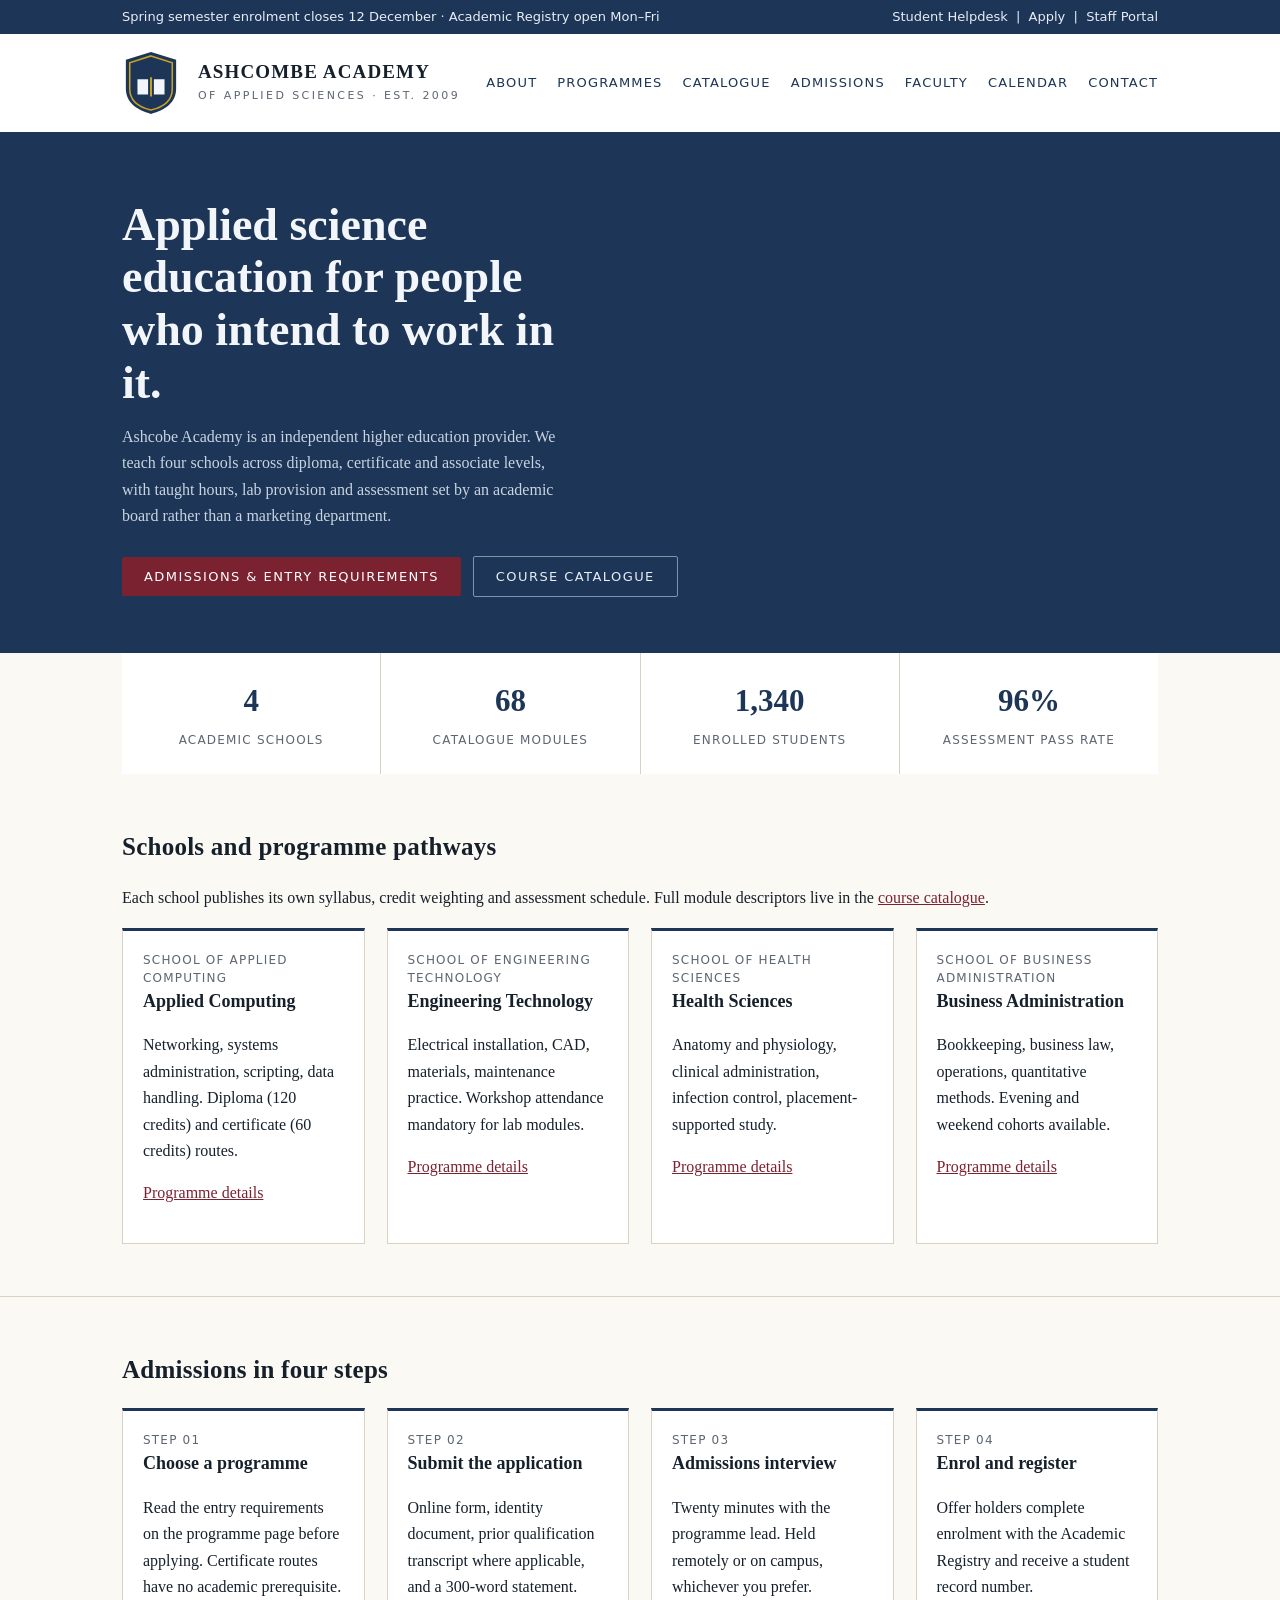
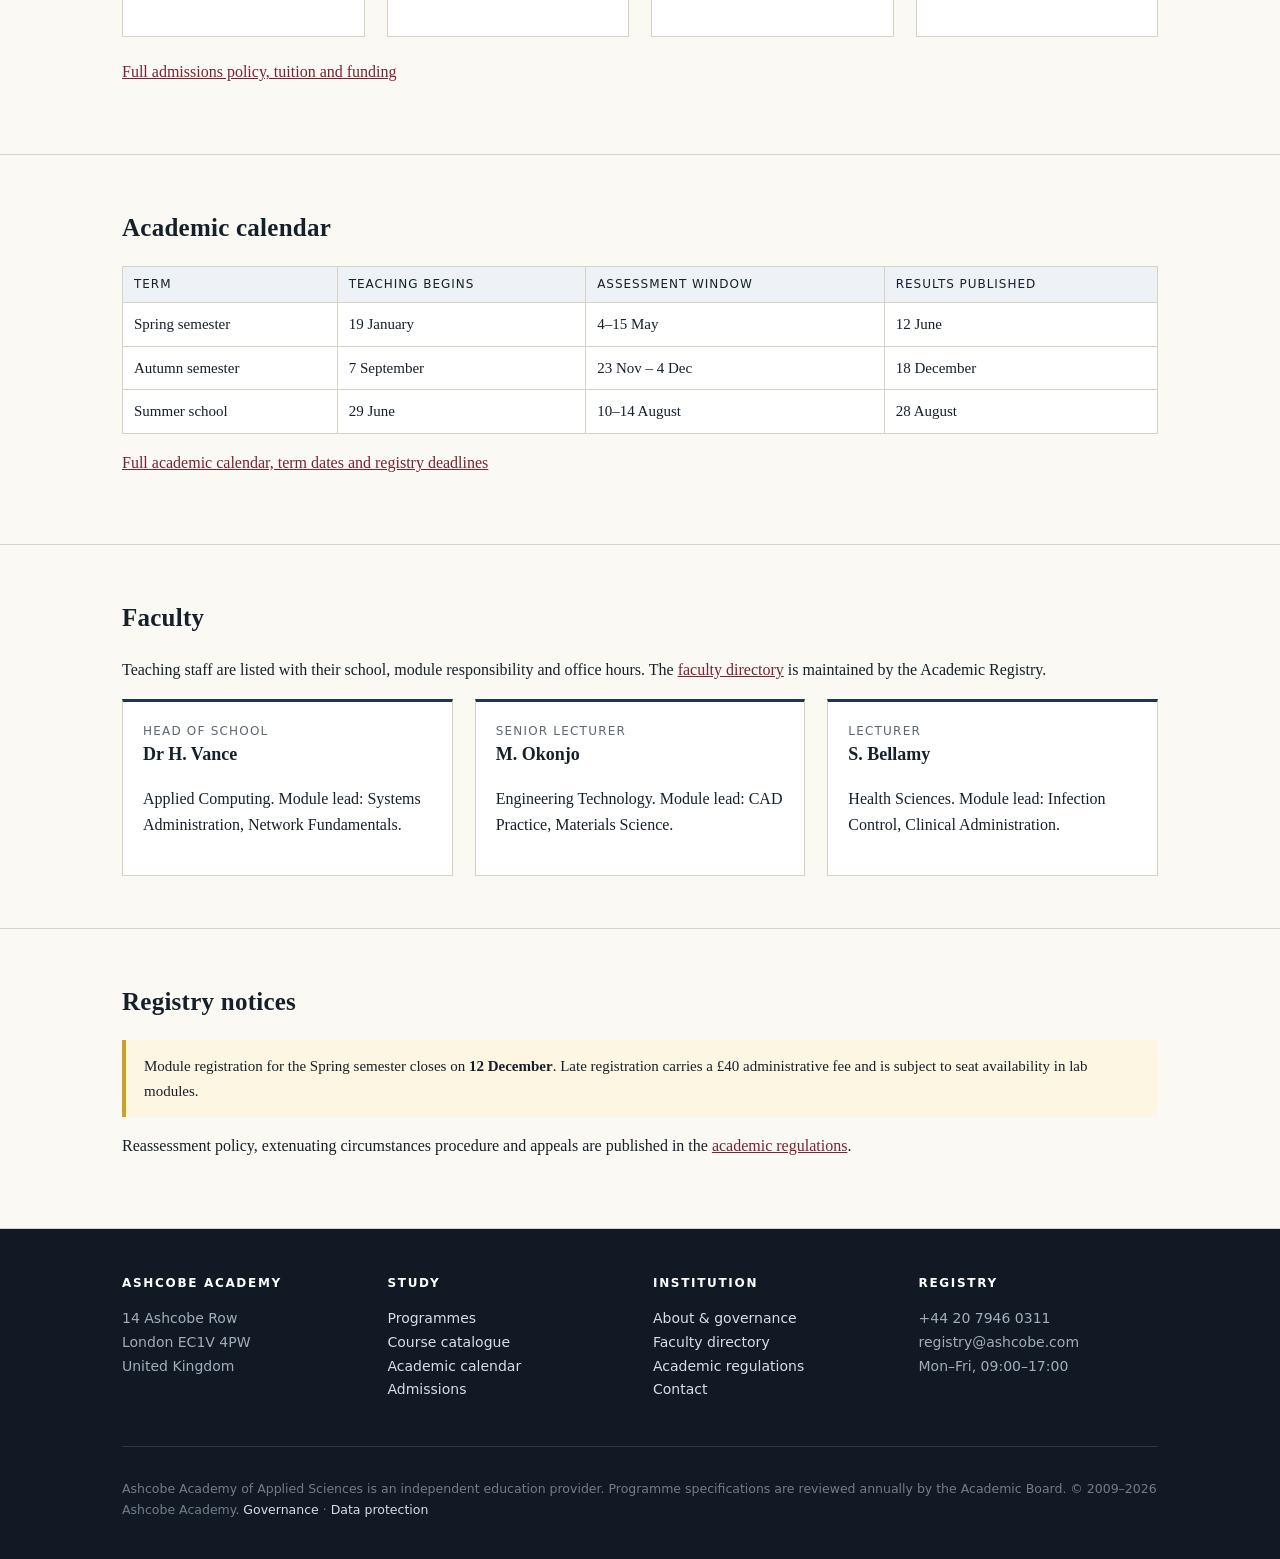
<file: index.html>
<!doctype html>
<html lang="en">
<head>
<meta charset="utf-8">
<meta name="viewport" content="width=device-width,initial-scale=1">
<title>Ashcombe Academy of Applied Sciences | Independent Higher Education &amp; Professional Study</title>
<meta name="description" content="Ashcobe Academy of Applied Sciences is an independent education provider offering accredited diploma, certificate and associate-level programmes in applied computing, engineering technology, health sciences and business administration. Admissions, academic calendar, course catalogue and faculty directory.">
<meta name="keywords" content="academy, education, higher education, admissions, curriculum, syllabus, tuition, academic calendar, course catalogue, faculty, enrolment, diploma, certificate, credit hours, registrar, students">
<meta name="robots" content="index,follow,max-image-preview:large">
<meta name="author" content="Ashcobe Academy of Applied Sciences">
<link rel="canonical" href="https://ashcobe.com/">
<link rel="stylesheet" href="/style.css">
<meta property="og:type" content="website">
<meta property="og:site_name" content="Ashcobe Academy of Applied Sciences">
<meta property="og:title" content="Ashcobe Academy of Applied Sciences">
<meta property="og:description" content="Independent academy for applied sciences. Diploma, certificate and associate programmes. Admissions open for the Spring semester.">
<script type="application/ld+json">
{
  "@context":"https://schema.org",
  "@type":"CollegeOrUniversity",
  "name":"Ashcobe Academy of Applied Sciences",
  "alternateName":"Ashcobe Academy",
  "url":"https://ashcobe.com/",
  "logo":"https://ashcobe.com/crest.svg",
  "description":"Independent higher education academy delivering diploma, certificate and associate-level programmes in applied computing, engineering technology, health sciences and business administration.",
  "foundingDate":"2009",
  "email":"admissions@ashcobe.com",
  "telephone":"+44-20-7946-0311",
  "address":{"@type":"PostalAddress","streetAddress":"14 Ashcobe Row","addressLocality":"London","postalCode":"EC1V 4PW","addressCountry":"GB"},
  "sameAs":["https://www.ed.gov/","https://eric.ed.gov/"],
  "department":[
    {"@type":"EducationalOrganization","name":"School of Applied Computing"},
    {"@type":"EducationalOrganization","name":"School of Engineering Technology"},
    {"@type":"EducationalOrganization","name":"School of Health Sciences"},
    {"@type":"EducationalOrganization","name":"School of Business Administration"}
  ]
}
</script>
</head>
<body>

<div class="topbar"><div class="wrap">
  <span>Spring semester enrolment closes 12 December &middot; Academic Registry open Mon–Fri</span>
  <span><a href="/contact/">Student Helpdesk</a> &nbsp;|&nbsp; <a href="/admissions/">Apply</a> &nbsp;|&nbsp; <a href="/faculty/">Staff Portal</a></span>
</div></div>

<header class="site"><div class="wrap">
  <svg class="crest" viewBox="0 0 60 68" aria-label="Ashcobe Academy crest">
    <path d="M30 2 56 10v30c0 14-11 22-26 26C15 62 4 54 4 40V10Z" fill="#1d3557"/>
    <path d="M30 6 52 13v27c0 12-9 19-22 22C17 59 8 52 8 40V13Z" fill="none" stroke="#c9a227" stroke-width="1.6"/>
    <path d="M16 30h11v16H16zM33 30h11v16H33z" fill="#f2f5f9"/>
    <path d="M30 28v20" stroke="#c9a227" stroke-width="2"/>
  </svg>
  <div class="wordmark">Ashcombe Academy<small>of Applied Sciences &middot; est. 2009</small></div>
  <nav class="main"><ul>
    <li><a href="/about/">About</a></li>
    <li><a href="/programs/">Programmes</a></li>
    <li><a href="/catalog/">Catalogue</a></li>
    <li><a href="/admissions/">Admissions</a></li>
    <li><a href="/faculty/">Faculty</a></li>
    <li><a href="/calendar/">Calendar</a></li>
    <li><a href="/contact/">Contact</a></li>
  </ul></nav>
</div></header>

<div class="hero"><div class="wrap">
  <h1>Applied science education for people who intend to work in it.</h1>
  <p>Ashcobe Academy is an independent higher education provider. We teach four schools across diploma, certificate and associate levels, with taught hours, lab provision and assessment set by an academic board rather than a marketing department.</p>
  <a class="btn" href="/admissions/">Admissions &amp; entry requirements</a>
  <a class="btn alt" href="/catalog/">Course catalogue</a>
</div></div>

<div class="wrap"><div class="stats">
  <div class="stat"><b>4</b><span>Academic schools</span></div>
  <div class="stat"><b>68</b><span>Catalogue modules</span></div>
  <div class="stat"><b>1,340</b><span>Enrolled students</span></div>
  <div class="stat"><b>96%</b><span>Assessment pass rate</span></div>
</div></div>

<section><div class="wrap">
  <h2>Schools and programme pathways</h2>
  <p>Each school publishes its own syllabus, credit weighting and assessment schedule. Full module descriptors live in the <a href="/catalog/">course catalogue</a>.</p>
  <div class="grid">
    <article class="card"><div class="meta">School of Applied Computing</div><h3>Applied Computing</h3>
      <p>Networking, systems administration, scripting, data handling. Diploma (120 credits) and certificate (60 credits) routes.</p>
      <p><a href="/programs/#computing">Programme details</a></p></article>
    <article class="card"><div class="meta">School of Engineering Technology</div><h3>Engineering Technology</h3>
      <p>Electrical installation, CAD, materials, maintenance practice. Workshop attendance mandatory for lab modules.</p>
      <p><a href="/programs/#engineering">Programme details</a></p></article>
    <article class="card"><div class="meta">School of Health Sciences</div><h3>Health Sciences</h3>
      <p>Anatomy and physiology, clinical administration, infection control, placement-supported study.</p>
      <p><a href="/programs/#health">Programme details</a></p></article>
    <article class="card"><div class="meta">School of Business Administration</div><h3>Business Administration</h3>
      <p>Bookkeeping, business law, operations, quantitative methods. Evening and weekend cohorts available.</p>
      <p><a href="/programs/#business">Programme details</a></p></article>
  </div>
</div></section>

<section><div class="wrap">
  <h2>Admissions in four steps</h2>
  <div class="grid">
    <div class="card"><div class="meta">Step 01</div><h3>Choose a programme</h3><p>Read the entry requirements on the programme page before applying. Certificate routes have no academic prerequisite.</p></div>
    <div class="card"><div class="meta">Step 02</div><h3>Submit the application</h3><p>Online form, identity document, prior qualification transcript where applicable, and a 300-word statement.</p></div>
    <div class="card"><div class="meta">Step 03</div><h3>Admissions interview</h3><p>Twenty minutes with the programme lead. Held remotely or on campus, whichever you prefer.</p></div>
    <div class="card"><div class="meta">Step 04</div><h3>Enrol and register</h3><p>Offer holders complete enrolment with the Academic Registry and receive a student record number.</p></div>
  </div>
  <p style="margin-top:22px"><a href="/admissions/">Full admissions policy, tuition and funding</a></p>
</div></section>

<section><div class="wrap">
  <h2>Academic calendar</h2>
  <table>
    <tr><th>Term</th><th>Teaching begins</th><th>Assessment window</th><th>Results published</th></tr>
    <tr><td>Spring semester</td><td>19 January</td><td>4–15 May</td><td>12 June</td></tr>
    <tr><td>Autumn semester</td><td>7 September</td><td>23 Nov – 4 Dec</td><td>18 December</td></tr>
    <tr><td>Summer school</td><td>29 June</td><td>10–14 August</td><td>28 August</td></tr>
  </table>
  <p style="margin-top:16px"><a href="/calendar/">Full academic calendar, term dates and registry deadlines</a></p>
</div></section>

<section><div class="wrap">
  <h2>Faculty</h2>
  <p>Teaching staff are listed with their school, module responsibility and office hours. The <a href="/faculty/">faculty directory</a> is maintained by the Academic Registry.</p>
  <div class="grid">
    <div class="card"><div class="meta">Head of School</div><h3>Dr H. Vance</h3><p>Applied Computing. Module lead: Systems Administration, Network Fundamentals.</p></div>
    <div class="card"><div class="meta">Senior Lecturer</div><h3>M. Okonjo</h3><p>Engineering Technology. Module lead: CAD Practice, Materials Science.</p></div>
    <div class="card"><div class="meta">Lecturer</div><h3>S. Bellamy</h3><p>Health Sciences. Module lead: Infection Control, Clinical Administration.</p></div>
  </div>
</div></section>

<section><div class="wrap">
  <h2>Registry notices</h2>
  <p class="notice">Module registration for the Spring semester closes on <strong>12 December</strong>. Late registration carries a £40 administrative fee and is subject to seat availability in lab modules.</p>
  <p style="margin-top:16px">Reassessment policy, extenuating circumstances procedure and appeals are published in the <a href="/about/#regulations">academic regulations</a>.</p>
</div></section>

<footer><div class="wrap">
  <div class="cols">
    <div><h4>Ashcobe Academy</h4><p>14 Ashcobe Row<br>London EC1V 4PW<br>United Kingdom</p></div>
    <div><h4>Study</h4><p><a href="/programs/">Programmes</a><br><a href="/catalog/">Course catalogue</a><br><a href="/calendar/">Academic calendar</a><br><a href="/admissions/">Admissions</a></p></div>
    <div><h4>Institution</h4><p><a href="/about/">About &amp; governance</a><br><a href="/faculty/">Faculty directory</a><br><a href="/about/#regulations">Academic regulations</a><br><a href="/contact/">Contact</a></p></div>
    <div><h4>Registry</h4><p>+44 20 7946 0311<br>registry@ashcobe.com<br>Mon–Fri, 09:00–17:00</p></div>
  </div>
  <div class="legal">
    <p>Ashcobe Academy of Applied Sciences is an independent education provider. Programme specifications are reviewed annually by the Academic Board. &copy; 2009–2026 Ashcobe Academy. <a href="/about/">Governance</a> &middot; <a href="/contact/">Data protection</a></p>
  </div>
</div></footer>
</body>
</html>
</file>
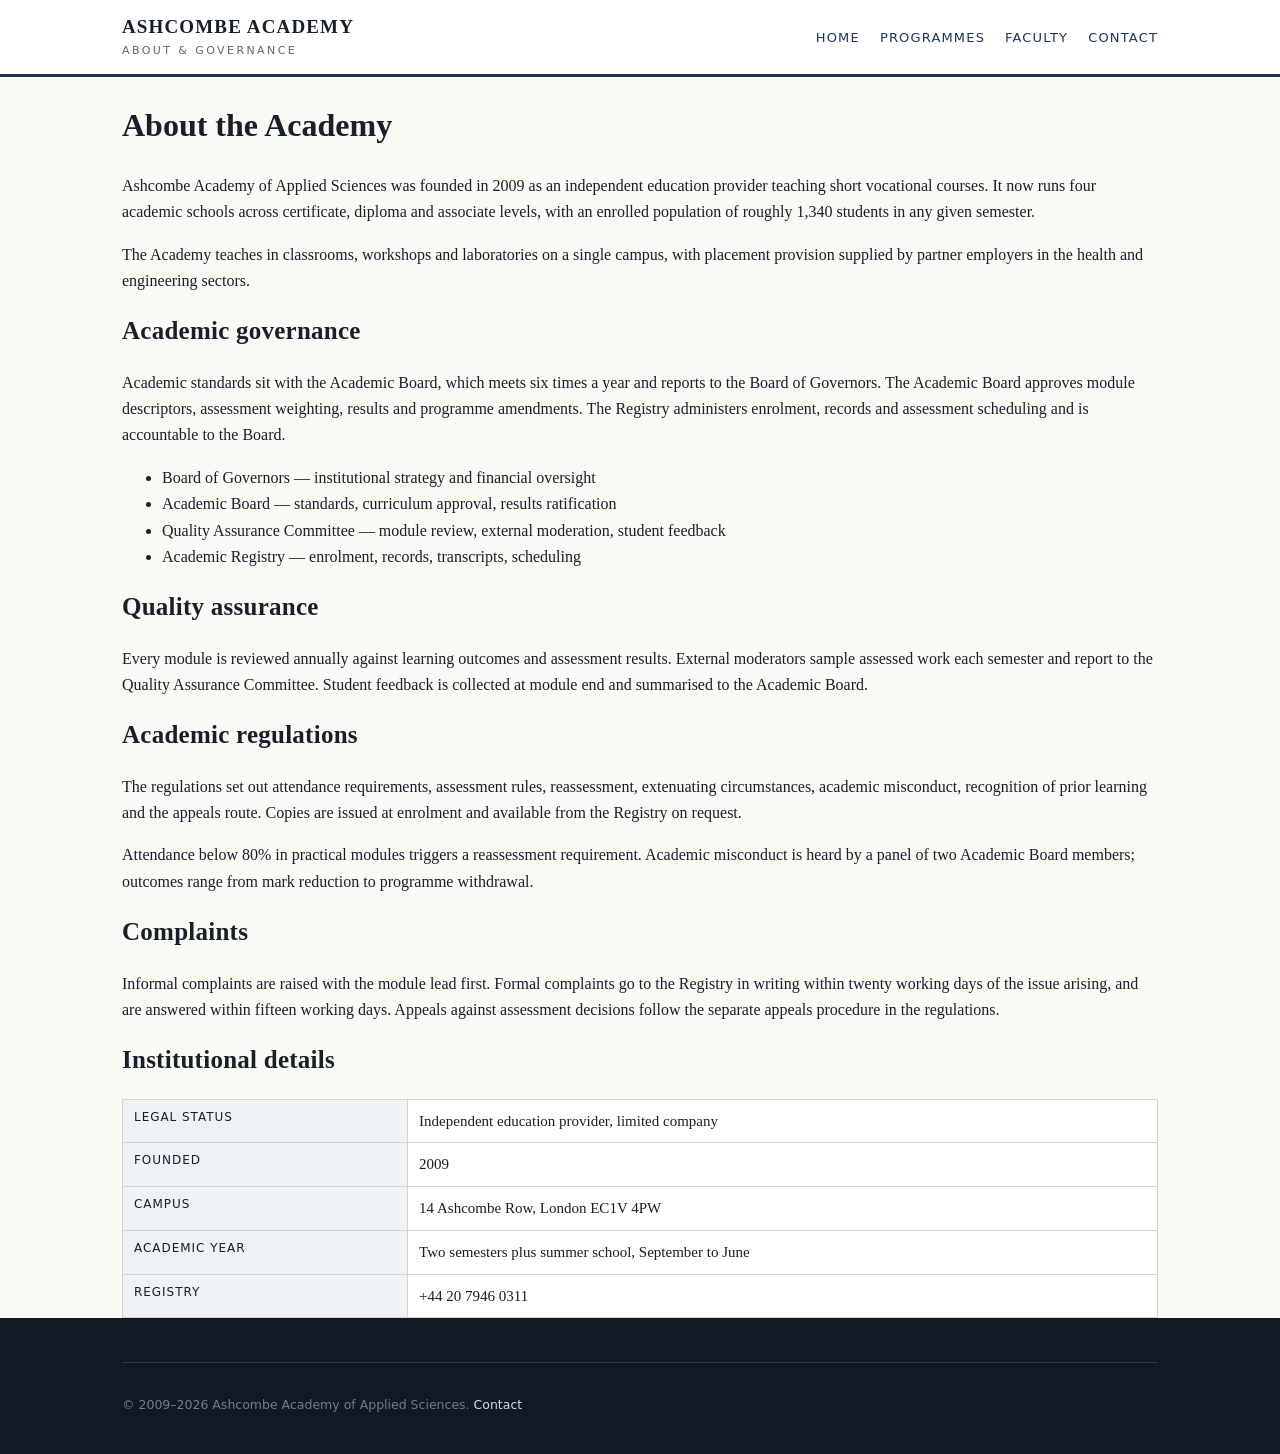
<file: about/index.html>
<!doctype html>
<html lang="en"><head>
<meta charset="utf-8"><meta name="viewport" content="width=device-width,initial-scale=1">
<title>About the Academy, Governance &amp; Academic Regulations | Ashcombe Academy</title>
<meta name="description" content="Institution profile, academic governance structure, quality assurance arrangements, academic regulations and complaints procedure of Ashcombe Academy of Applied Sciences.">
<meta name="keywords" content="about, governance, academic board, quality assurance, academic regulations, education provider, policy">
<link rel="stylesheet" href="/style.css"><link rel="canonical" href="https://example-academy.org/about/">
</head><body>
<header class="site"><div class="wrap"><div class="wordmark">Ashcombe Academy<small>About &amp; governance</small></div>
<nav class="main"><ul><li><a href="/">Home</a></li><li><a href="/programs/">Programmes</a></li><li><a href="/faculty/">Faculty</a></li><li><a href="/contact/">Contact</a></li></ul></nav></div></header>
<div class="wrap">
<h1>About the Academy</h1>
<p>Ashcombe Academy of Applied Sciences was founded in 2009 as an independent education provider teaching short vocational courses. It now runs four academic schools across certificate, diploma and associate levels, with an enrolled population of roughly 1,340 students in any given semester.</p>
<p>The Academy teaches in classrooms, workshops and laboratories on a single campus, with placement provision supplied by partner employers in the health and engineering sectors.</p>

<h2>Academic governance</h2>
<p>Academic standards sit with the Academic Board, which meets six times a year and reports to the Board of Governors. The Academic Board approves module descriptors, assessment weighting, results and programme amendments. The Registry administers enrolment, records and assessment scheduling and is accountable to the Board.</p>
<ul>
<li>Board of Governors — institutional strategy and financial oversight</li>
<li>Academic Board — standards, curriculum approval, results ratification</li>
<li>Quality Assurance Committee — module review, external moderation, student feedback</li>
<li>Academic Registry — enrolment, records, transcripts, scheduling</li>
</ul>

<h2>Quality assurance</h2>
<p>Every module is reviewed annually against learning outcomes and assessment results. External moderators sample assessed work each semester and report to the Quality Assurance Committee. Student feedback is collected at module end and summarised to the Academic Board.</p>

<h2 id="regulations">Academic regulations</h2>
<p>The regulations set out attendance requirements, assessment rules, reassessment, extenuating circumstances, academic misconduct, recognition of prior learning and the appeals route. Copies are issued at enrolment and available from the Registry on request.</p>
<p>Attendance below 80% in practical modules triggers a reassessment requirement. Academic misconduct is heard by a panel of two Academic Board members; outcomes range from mark reduction to programme withdrawal.</p>

<h2>Complaints</h2>
<p>Informal complaints are raised with the module lead first. Formal complaints go to the Registry in writing within twenty working days of the issue arising, and are answered within fifteen working days. Appeals against assessment decisions follow the separate appeals procedure in the regulations.</p>

<h2>Institutional details</h2>
<table>
<tr><th>Legal status</th><td>Independent education provider, limited company</td></tr>
<tr><th>Founded</th><td>2009</td></tr>
<tr><th>Campus</th><td>14 Ashcombe Row, London EC1V 4PW</td></tr>
<tr><th>Academic year</th><td>Two semesters plus summer school, September to June</td></tr>
<tr><th>Registry</th><td>+44 20 7946 0311</td></tr>
</table>
</div>
<footer><div class="wrap"><div class="legal"><p>&copy; 2009–2026 Ashcombe Academy of Applied Sciences. <a href="/contact/">Contact</a></p></div></div></footer>
</body></html>
</file>
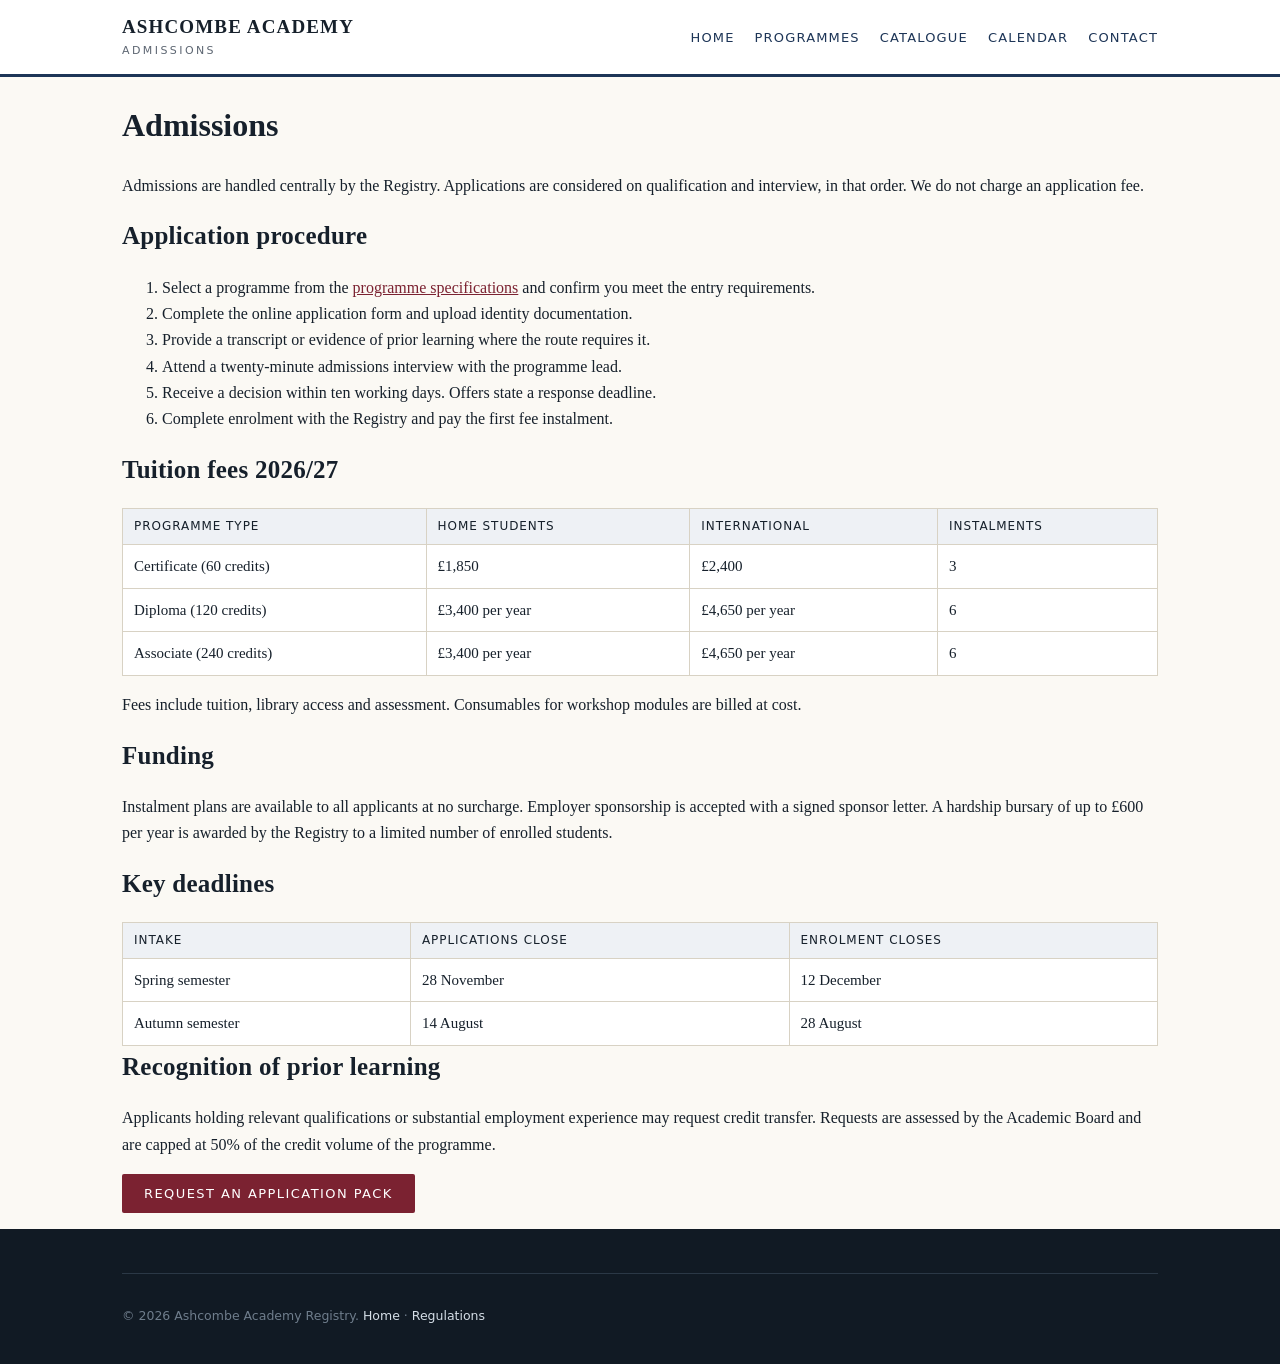
<file: admissions/index.html>
<!doctype html>
<html lang="en"><head>
<meta charset="utf-8"><meta name="viewport" content="width=device-width,initial-scale=1">
<title>Admissions, Entry Requirements &amp; Tuition Fees | Ashcombe Academy</title>
<meta name="description" content="Admissions policy, application procedure, entry requirements, tuition fees, funding options and enrolment deadlines for the Spring and Autumn semesters.">
<meta name="keywords" content="admissions, application, entry requirements, tuition fees, enrolment, funding, student finance, education">
<link rel="stylesheet" href="/style.css"><link rel="canonical" href="https://example-academy.org/admissions/">
</head><body>
<header class="site"><div class="wrap"><div class="wordmark">Ashcombe Academy<small>Admissions</small></div>
<nav class="main"><ul><li><a href="/">Home</a></li><li><a href="/programs/">Programmes</a></li><li><a href="/catalog/">Catalogue</a></li><li><a href="/calendar/">Calendar</a></li><li><a href="/contact/">Contact</a></li></ul></nav></div></header>
<div class="wrap">
<h1>Admissions</h1>
<p>Admissions are handled centrally by the Registry. Applications are considered on qualification and interview, in that order. We do not charge an application fee.</p>

<h2>Application procedure</h2>
<ol>
<li>Select a programme from the <a href="/programs/">programme specifications</a> and confirm you meet the entry requirements.</li>
<li>Complete the online application form and upload identity documentation.</li>
<li>Provide a transcript or evidence of prior learning where the route requires it.</li>
<li>Attend a twenty-minute admissions interview with the programme lead.</li>
<li>Receive a decision within ten working days. Offers state a response deadline.</li>
<li>Complete enrolment with the Registry and pay the first fee instalment.</li>
</ol>

<h2>Tuition fees 2026/27</h2>
<table>
<tr><th>Programme type</th><th>Home students</th><th>International</th><th>Instalments</th></tr>
<tr><td>Certificate (60 credits)</td><td>£1,850</td><td>£2,400</td><td>3</td></tr>
<tr><td>Diploma (120 credits)</td><td>£3,400 per year</td><td>£4,650 per year</td><td>6</td></tr>
<tr><td>Associate (240 credits)</td><td>£3,400 per year</td><td>£4,650 per year</td><td>6</td></tr>
</table>
<p>Fees include tuition, library access and assessment. Consumables for workshop modules are billed at cost.</p>

<h2>Funding</h2>
<p>Instalment plans are available to all applicants at no surcharge. Employer sponsorship is accepted with a signed sponsor letter. A hardship bursary of up to £600 per year is awarded by the Registry to a limited number of enrolled students.</p>

<h2>Key deadlines</h2>
<table>
<tr><th>Intake</th><th>Applications close</th><th>Enrolment closes</th></tr>
<tr><td>Spring semester</td><td>28 November</td><td>12 December</td></tr>
<tr><td>Autumn semester</td><td>14 August</td><td>28 August</td></tr>
</table>

<h2>Recognition of prior learning</h2>
<p>Applicants holding relevant qualifications or substantial employment experience may request credit transfer. Requests are assessed by the Academic Board and are capped at 50% of the credit volume of the programme.</p>

<p><a class="btn" href="/contact/">Request an application pack</a></p>
</div>
<footer><div class="wrap"><div class="legal"><p>&copy; 2026 Ashcombe Academy Registry. <a href="/">Home</a> &middot; <a href="/about/#regulations">Regulations</a></p></div></div></footer>
</body></html>
</file>
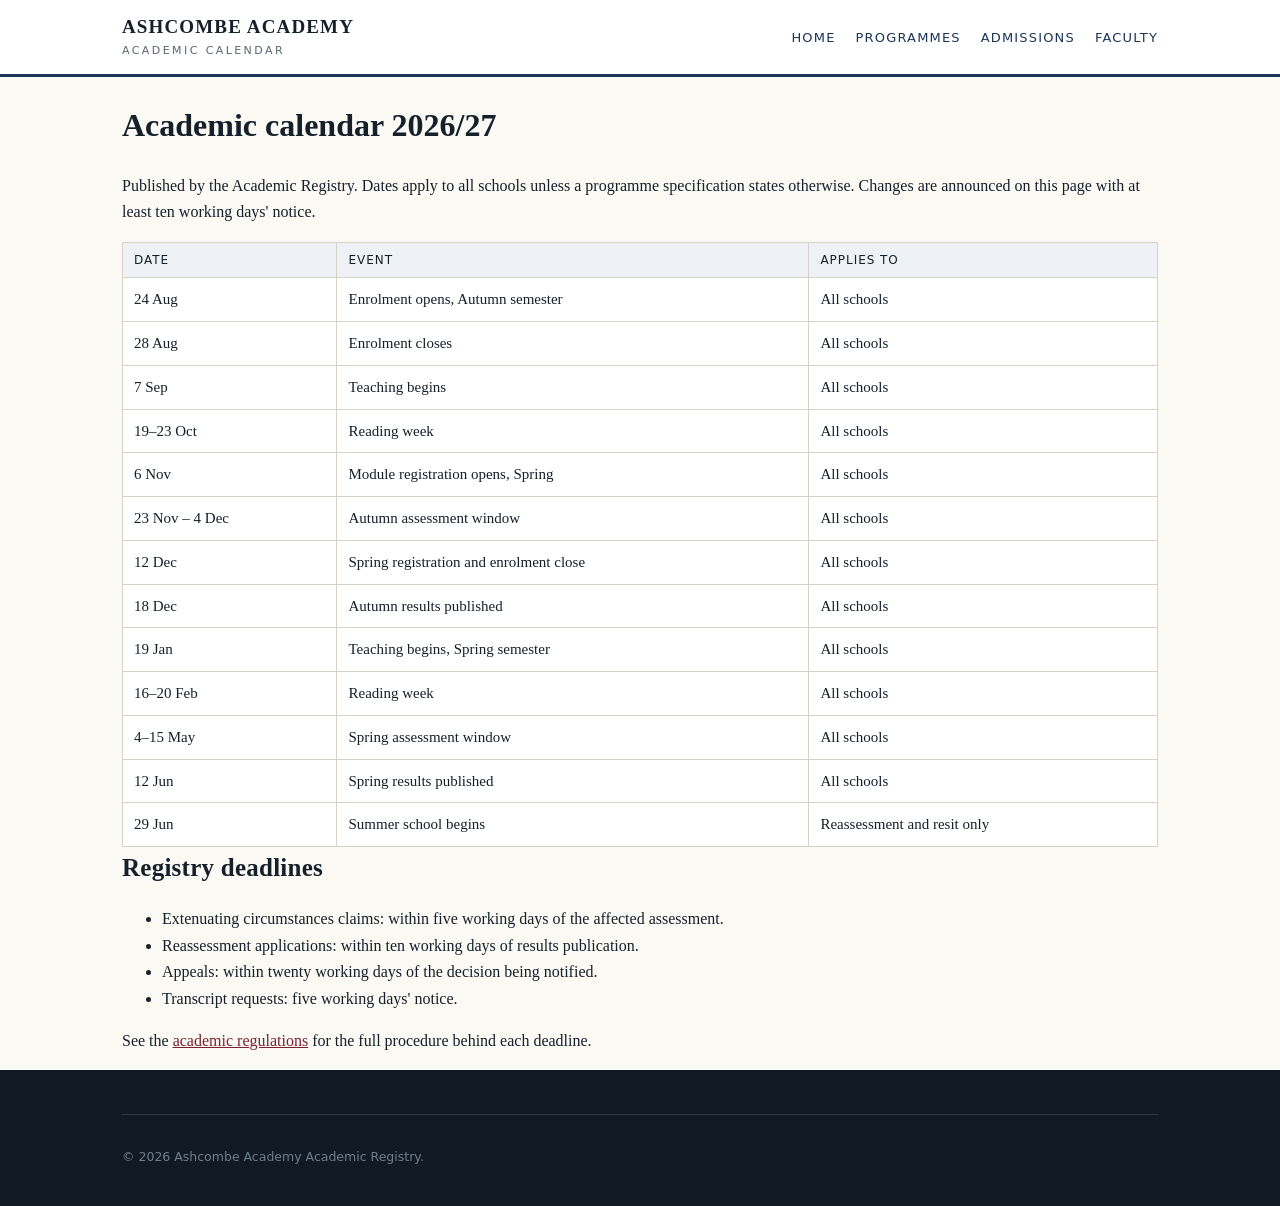
<file: calendar/index.html>
<!doctype html>
<html lang="en"><head>
<meta charset="utf-8"><meta name="viewport" content="width=device-width,initial-scale=1">
<title>Academic Calendar 2026/27 — Term Dates, Registry Deadlines &amp; Assessment Windows</title>
<meta name="description" content="Official academic calendar: semester start and end dates, reading weeks, assessment windows, results publication and Registry deadlines for the 2026/27 academic year.">
<meta name="keywords" content="academic calendar, term dates, semester, assessment window, registry deadline, education, academic year">
<link rel="stylesheet" href="/style.css"><link rel="canonical" href="https://example-academy.org/calendar/">
</head><body>
<header class="site"><div class="wrap"><div class="wordmark">Ashcombe Academy<small>Academic calendar</small></div>
<nav class="main"><ul><li><a href="/">Home</a></li><li><a href="/programs/">Programmes</a></li><li><a href="/admissions/">Admissions</a></li><li><a href="/faculty/">Faculty</a></li></ul></nav></div></header>
<div class="wrap">
<h1>Academic calendar 2026/27</h1>
<p>Published by the Academic Registry. Dates apply to all schools unless a programme specification states otherwise. Changes are announced on this page with at least ten working days' notice.</p>
<table>
<tr><th>Date</th><th>Event</th><th>Applies to</th></tr>
<tr><td>24 Aug</td><td>Enrolment opens, Autumn semester</td><td>All schools</td></tr>
<tr><td>28 Aug</td><td>Enrolment closes</td><td>All schools</td></tr>
<tr><td>7 Sep</td><td>Teaching begins</td><td>All schools</td></tr>
<tr><td>19–23 Oct</td><td>Reading week</td><td>All schools</td></tr>
<tr><td>6 Nov</td><td>Module registration opens, Spring</td><td>All schools</td></tr>
<tr><td>23 Nov – 4 Dec</td><td>Autumn assessment window</td><td>All schools</td></tr>
<tr><td>12 Dec</td><td>Spring registration and enrolment close</td><td>All schools</td></tr>
<tr><td>18 Dec</td><td>Autumn results published</td><td>All schools</td></tr>
<tr><td>19 Jan</td><td>Teaching begins, Spring semester</td><td>All schools</td></tr>
<tr><td>16–20 Feb</td><td>Reading week</td><td>All schools</td></tr>
<tr><td>4–15 May</td><td>Spring assessment window</td><td>All schools</td></tr>
<tr><td>12 Jun</td><td>Spring results published</td><td>All schools</td></tr>
<tr><td>29 Jun</td><td>Summer school begins</td><td>Reassessment and resit only</td></tr>
</table>
<h2>Registry deadlines</h2>
<ul>
<li>Extenuating circumstances claims: within five working days of the affected assessment.</li>
<li>Reassessment applications: within ten working days of results publication.</li>
<li>Appeals: within twenty working days of the decision being notified.</li>
<li>Transcript requests: five working days' notice.</li>
</ul>
<p>See the <a href="/about/#regulations">academic regulations</a> for the full procedure behind each deadline.</p>
</div>
<footer><div class="wrap"><div class="legal"><p>&copy; 2026 Ashcombe Academy Academic Registry.</p></div></div></footer>
</body></html>
</file>
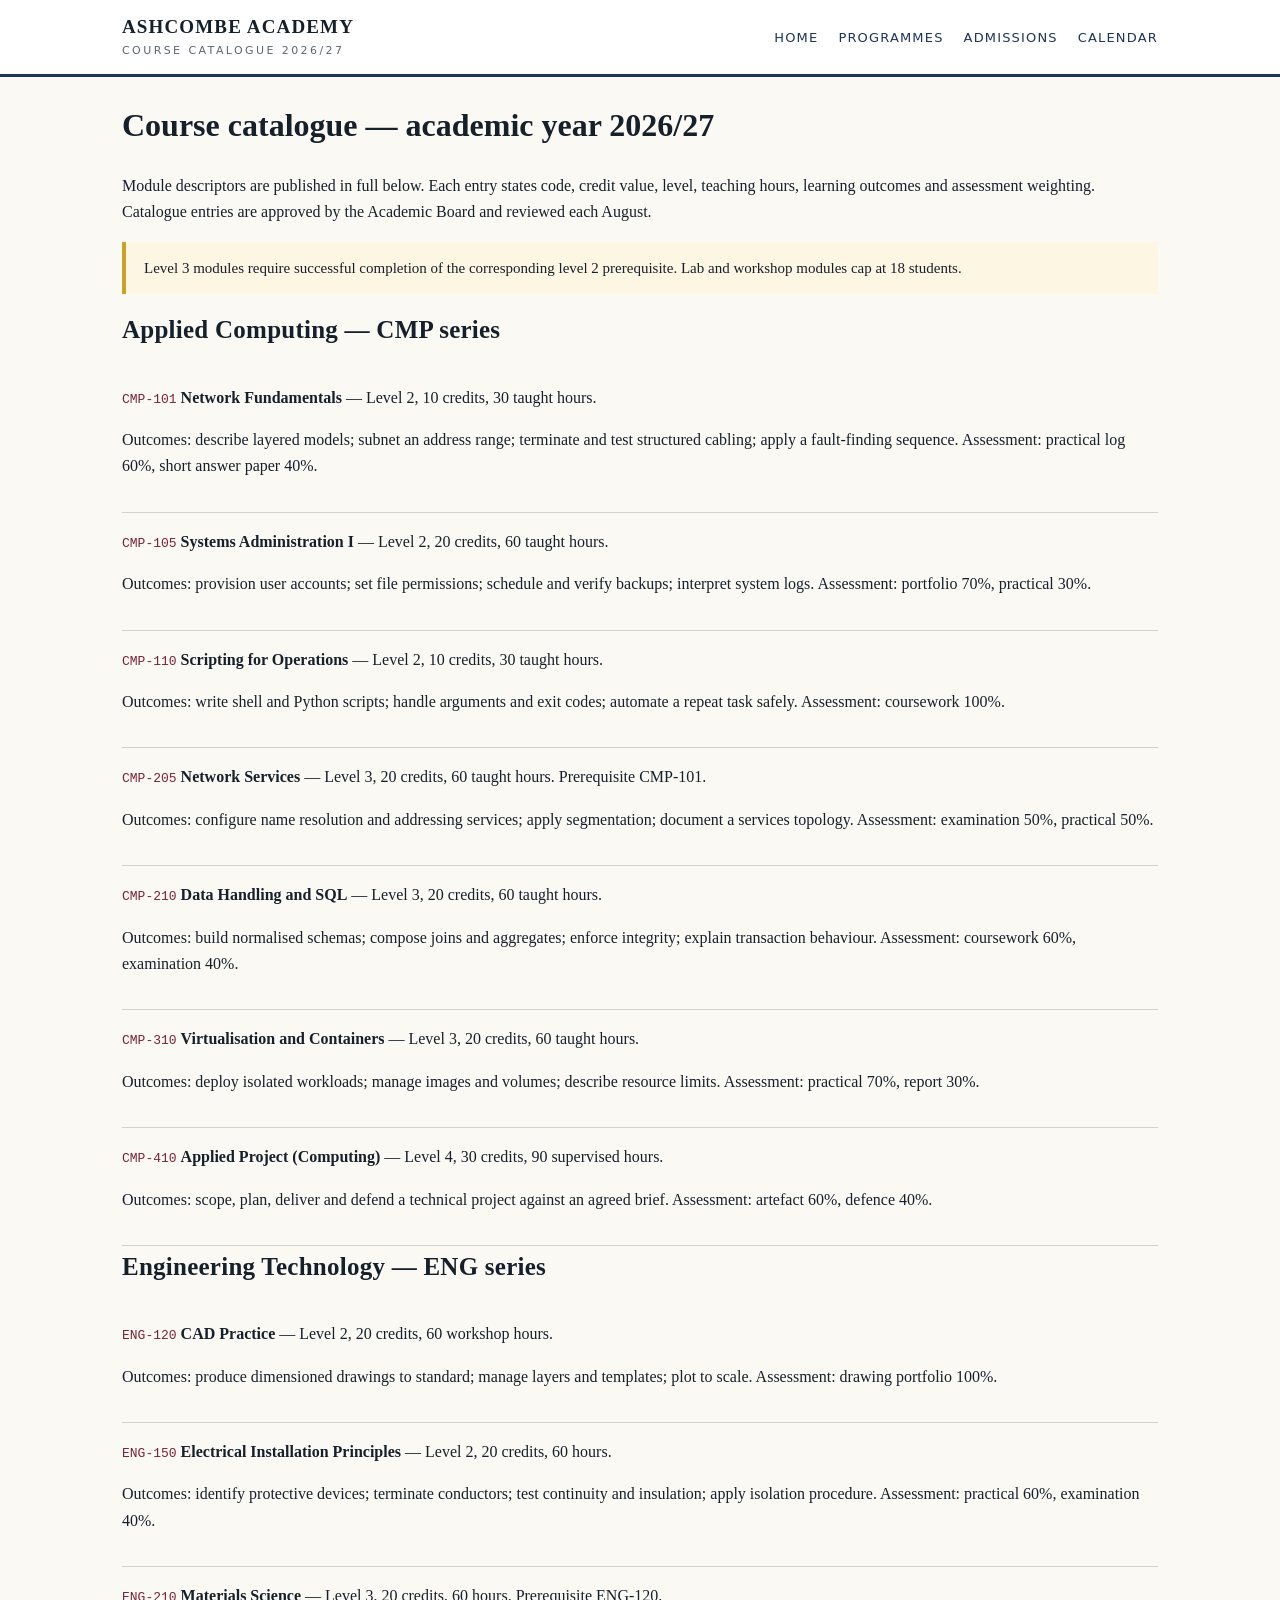
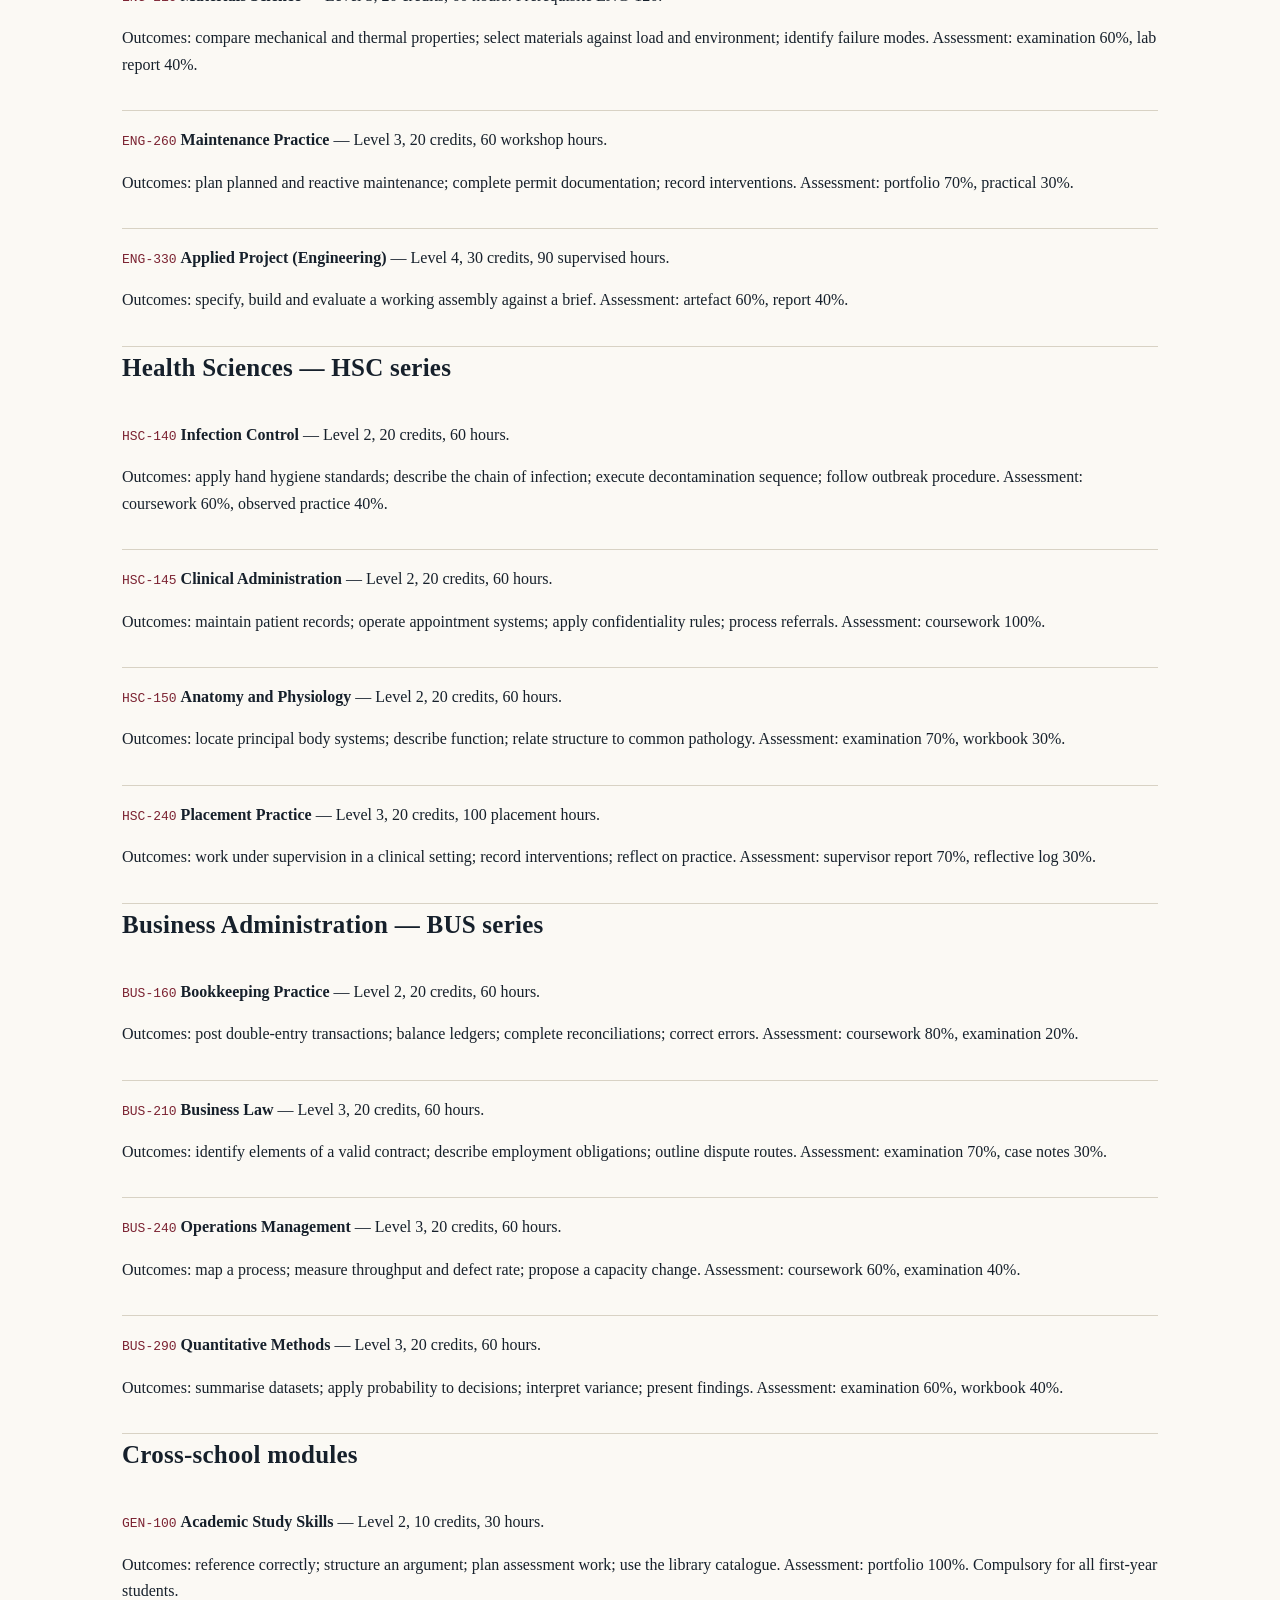
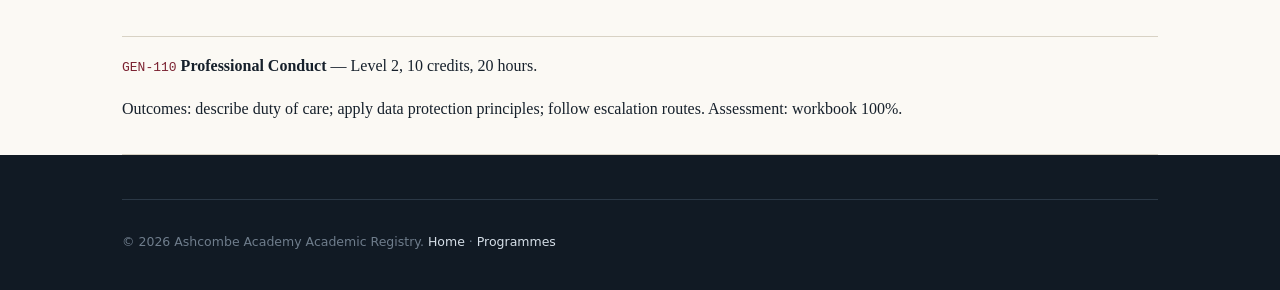
<file: catalog/index.html>
<!doctype html>
<html lang="en"><head>
<meta charset="utf-8"><meta name="viewport" content="width=device-width,initial-scale=1">
<title>Course Catalogue 2026/27 — Module Descriptors, Credits &amp; Syllabus | Ashcobe Academy</title>
<meta name="description" content="Complete course catalogue: 68 module descriptors with codes, credit values, learning outcomes, syllabus outline, teaching hours and assessment weighting across four academic schools.">
<meta name="keywords" content="course catalogue, module descriptor, syllabus, credits, learning outcomes, curriculum, academic year, education, assessment">
<link rel="stylesheet" href="/style.css"><link rel="canonical" href="https://example-academy.org/catalog/">
<script type="application/ld+json">
{"@context":"https://schema.org","@type":"ItemList","name":"Ashcombe Academy Course Catalogue 2026/27","numberOfItems":68,
"itemListElement":[
{"@type":"Course","position":1,"name":"Network Fundamentals","courseCode":"CMP-101","description":"OSI model, addressing, switching, cabling standards, diagnostic practice. 10 credits.","provider":{"@type":"CollegeOrUniversity","name":"Ashcombe Academy of Applied Sciences"}},
{"@type":"Course","position":2,"name":"Systems Administration I","courseCode":"CMP-105","description":"Account management, permissions, service configuration, backup scheduling, logging. 20 credits.","provider":{"@type":"CollegeOrUniversity","name":"Ashcombe Academy of Applied Sciences"}},
{"@type":"Course","position":3,"name":"Scripting for Operations","courseCode":"CMP-110","description":"Shell and Python fundamentals applied to routine administrative tasks. 10 credits.","provider":{"@type":"CollegeOrUniversity","name":"Ashcombe Academy of Applied Sciences"}},
{"@type":"Course","position":4,"name":"Data Handling and SQL","courseCode":"CMP-210","description":"Relational modelling, query construction, normalisation, integrity constraints. 20 credits.","provider":{"@type":"CollegeOrUniversity","name":"Ashcombe Academy of Applied Sciences"}},
{"@type":"Course","position":5,"name":"CAD Practice","courseCode":"ENG-120","description":"Two-dimensional drafting, layers, dimensioning, drawing standards. 20 credits.","provider":{"@type":"CollegeOrUniversity","name":"Ashcombe Academy of Applied Sciences"}},
{"@type":"Course","position":6,"name":"Materials Science","courseCode":"ENG-210","description":"Properties of metals, polymers and composites; selection criteria; failure modes. 20 credits.","provider":{"@type":"CollegeOrUniversity","name":"Ashcombe Academy of Applied Sciences"}},
{"@type":"Course","position":7,"name":"Infection Control","courseCode":"HSC-140","description":"Chain of infection, hand hygiene standards, decontamination, outbreak procedure. 20 credits.","provider":{"@type":"CollegeOrUniversity","name":"Ashcombe Academy of Applied Sciences"}},
{"@type":"Course","position":8,"name":"Clinical Administration","courseCode":"HSC-145","description":"Patient records, appointment systems, confidentiality, referral pathways. 20 credits.","provider":{"@type":"CollegeOrUniversity","name":"Ashcombe Academy of Applied Sciences"}},
{"@type":"Course","position":9,"name":"Bookkeeping Practice","courseCode":"BUS-160","description":"Double-entry, trial balance, reconciliations, ledger maintenance. 20 credits.","provider":{"@type":"CollegeOrUniversity","name":"Ashcombe Academy of Applied Sciences"}},
{"@type":"Course","position":10,"name":"Business Law","courseCode":"BUS-210","description":"Contract formation, tort, employment obligations, dispute routes. 20 credits.","provider":{"@type":"CollegeOrUniversity","name":"Ashcombe Academy of Applied Sciences"}}
]}
</script>
</head><body>
<header class="site"><div class="wrap">
  <div class="wordmark">Ashcombe Academy<small>Course Catalogue 2026/27</small></div>
  <nav class="main"><ul><li><a href="/">Home</a></li><li><a href="/programs/">Programmes</a></li><li><a href="/admissions/">Admissions</a></li><li><a href="/calendar/">Calendar</a></li></ul></nav>
</div></header>
<div class="wrap">
<h1>Course catalogue — academic year 2026/27</h1>
<p>Module descriptors are published in full below. Each entry states code, credit value, level, teaching hours, learning outcomes and assessment weighting. Catalogue entries are approved by the Academic Board and reviewed each August.</p>
<p class="notice">Level 3 modules require successful completion of the corresponding level 2 prerequisite. Lab and workshop modules cap at 18 students.</p>

<h2 id="c1">Applied Computing — CMP series</h2>
<div class="course"><code>CMP-101</code> <strong>Network Fundamentals</strong> — Level 2, 10 credits, 30 taught hours.
<p>Outcomes: describe layered models; subnet an address range; terminate and test structured cabling; apply a fault-finding sequence. Assessment: practical log 60%, short answer paper 40%.</p></div>
<div class="course"><code>CMP-105</code> <strong>Systems Administration I</strong> — Level 2, 20 credits, 60 taught hours.
<p>Outcomes: provision user accounts; set file permissions; schedule and verify backups; interpret system logs. Assessment: portfolio 70%, practical 30%.</p></div>
<div class="course"><code>CMP-110</code> <strong>Scripting for Operations</strong> — Level 2, 10 credits, 30 taught hours.
<p>Outcomes: write shell and Python scripts; handle arguments and exit codes; automate a repeat task safely. Assessment: coursework 100%.</p></div>
<div class="course"><code>CMP-205</code> <strong>Network Services</strong> — Level 3, 20 credits, 60 taught hours. Prerequisite CMP-101.
<p>Outcomes: configure name resolution and addressing services; apply segmentation; document a services topology. Assessment: examination 50%, practical 50%.</p></div>
<div class="course"><code>CMP-210</code> <strong>Data Handling and SQL</strong> — Level 3, 20 credits, 60 taught hours.
<p>Outcomes: build normalised schemas; compose joins and aggregates; enforce integrity; explain transaction behaviour. Assessment: coursework 60%, examination 40%.</p></div>
<div class="course"><code>CMP-310</code> <strong>Virtualisation and Containers</strong> — Level 3, 20 credits, 60 taught hours.
<p>Outcomes: deploy isolated workloads; manage images and volumes; describe resource limits. Assessment: practical 70%, report 30%.</p></div>
<div class="course"><code>CMP-410</code> <strong>Applied Project (Computing)</strong> — Level 4, 30 credits, 90 supervised hours.
<p>Outcomes: scope, plan, deliver and defend a technical project against an agreed brief. Assessment: artefact 60%, defence 40%.</p></div>

<h2>Engineering Technology — ENG series</h2>
<div class="course"><code>ENG-120</code> <strong>CAD Practice</strong> — Level 2, 20 credits, 60 workshop hours.
<p>Outcomes: produce dimensioned drawings to standard; manage layers and templates; plot to scale. Assessment: drawing portfolio 100%.</p></div>
<div class="course"><code>ENG-150</code> <strong>Electrical Installation Principles</strong> — Level 2, 20 credits, 60 hours.
<p>Outcomes: identify protective devices; terminate conductors; test continuity and insulation; apply isolation procedure. Assessment: practical 60%, examination 40%.</p></div>
<div class="course"><code>ENG-210</code> <strong>Materials Science</strong> — Level 3, 20 credits, 60 hours. Prerequisite ENG-120.
<p>Outcomes: compare mechanical and thermal properties; select materials against load and environment; identify failure modes. Assessment: examination 60%, lab report 40%.</p></div>
<div class="course"><code>ENG-260</code> <strong>Maintenance Practice</strong> — Level 3, 20 credits, 60 workshop hours.
<p>Outcomes: plan planned and reactive maintenance; complete permit documentation; record interventions. Assessment: portfolio 70%, practical 30%.</p></div>
<div class="course"><code>ENG-330</code> <strong>Applied Project (Engineering)</strong> — Level 4, 30 credits, 90 supervised hours.
<p>Outcomes: specify, build and evaluate a working assembly against a brief. Assessment: artefact 60%, report 40%.</p></div>

<h2>Health Sciences — HSC series</h2>
<div class="course"><code>HSC-140</code> <strong>Infection Control</strong> — Level 2, 20 credits, 60 hours.
<p>Outcomes: apply hand hygiene standards; describe the chain of infection; execute decontamination sequence; follow outbreak procedure. Assessment: coursework 60%, observed practice 40%.</p></div>
<div class="course"><code>HSC-145</code> <strong>Clinical Administration</strong> — Level 2, 20 credits, 60 hours.
<p>Outcomes: maintain patient records; operate appointment systems; apply confidentiality rules; process referrals. Assessment: coursework 100%.</p></div>
<div class="course"><code>HSC-150</code> <strong>Anatomy and Physiology</strong> — Level 2, 20 credits, 60 hours.
<p>Outcomes: locate principal body systems; describe function; relate structure to common pathology. Assessment: examination 70%, workbook 30%.</p></div>
<div class="course"><code>HSC-240</code> <strong>Placement Practice</strong> — Level 3, 20 credits, 100 placement hours.
<p>Outcomes: work under supervision in a clinical setting; record interventions; reflect on practice. Assessment: supervisor report 70%, reflective log 30%.</p></div>

<h2>Business Administration — BUS series</h2>
<div class="course"><code>BUS-160</code> <strong>Bookkeeping Practice</strong> — Level 2, 20 credits, 60 hours.
<p>Outcomes: post double-entry transactions; balance ledgers; complete reconciliations; correct errors. Assessment: coursework 80%, examination 20%.</p></div>
<div class="course"><code>BUS-210</code> <strong>Business Law</strong> — Level 3, 20 credits, 60 hours.
<p>Outcomes: identify elements of a valid contract; describe employment obligations; outline dispute routes. Assessment: examination 70%, case notes 30%.</p></div>
<div class="course"><code>BUS-240</code> <strong>Operations Management</strong> — Level 3, 20 credits, 60 hours.
<p>Outcomes: map a process; measure throughput and defect rate; propose a capacity change. Assessment: coursework 60%, examination 40%.</p></div>
<div class="course"><code>BUS-290</code> <strong>Quantitative Methods</strong> — Level 3, 20 credits, 60 hours.
<p>Outcomes: summarise datasets; apply probability to decisions; interpret variance; present findings. Assessment: examination 60%, workbook 40%.</p></div>

<h2>Cross-school modules</h2>
<div class="course"><code>GEN-100</code> <strong>Academic Study Skills</strong> — Level 2, 10 credits, 30 hours.
<p>Outcomes: reference correctly; structure an argument; plan assessment work; use the library catalogue. Assessment: portfolio 100%. Compulsory for all first-year students.</p></div>
<div class="course"><code>GEN-110</code> <strong>Professional Conduct</strong> — Level 2, 10 credits, 20 hours.
<p>Outcomes: describe duty of care; apply data protection principles; follow escalation routes. Assessment: workbook 100%.</p></div>
</div>
<footer><div class="wrap"><div class="legal"><p>&copy; 2026 Ashcombe Academy Academic Registry. <a href="/">Home</a> &middot; <a href="/programs/">Programmes</a></p></div></div></footer>
</body></html>
</file>
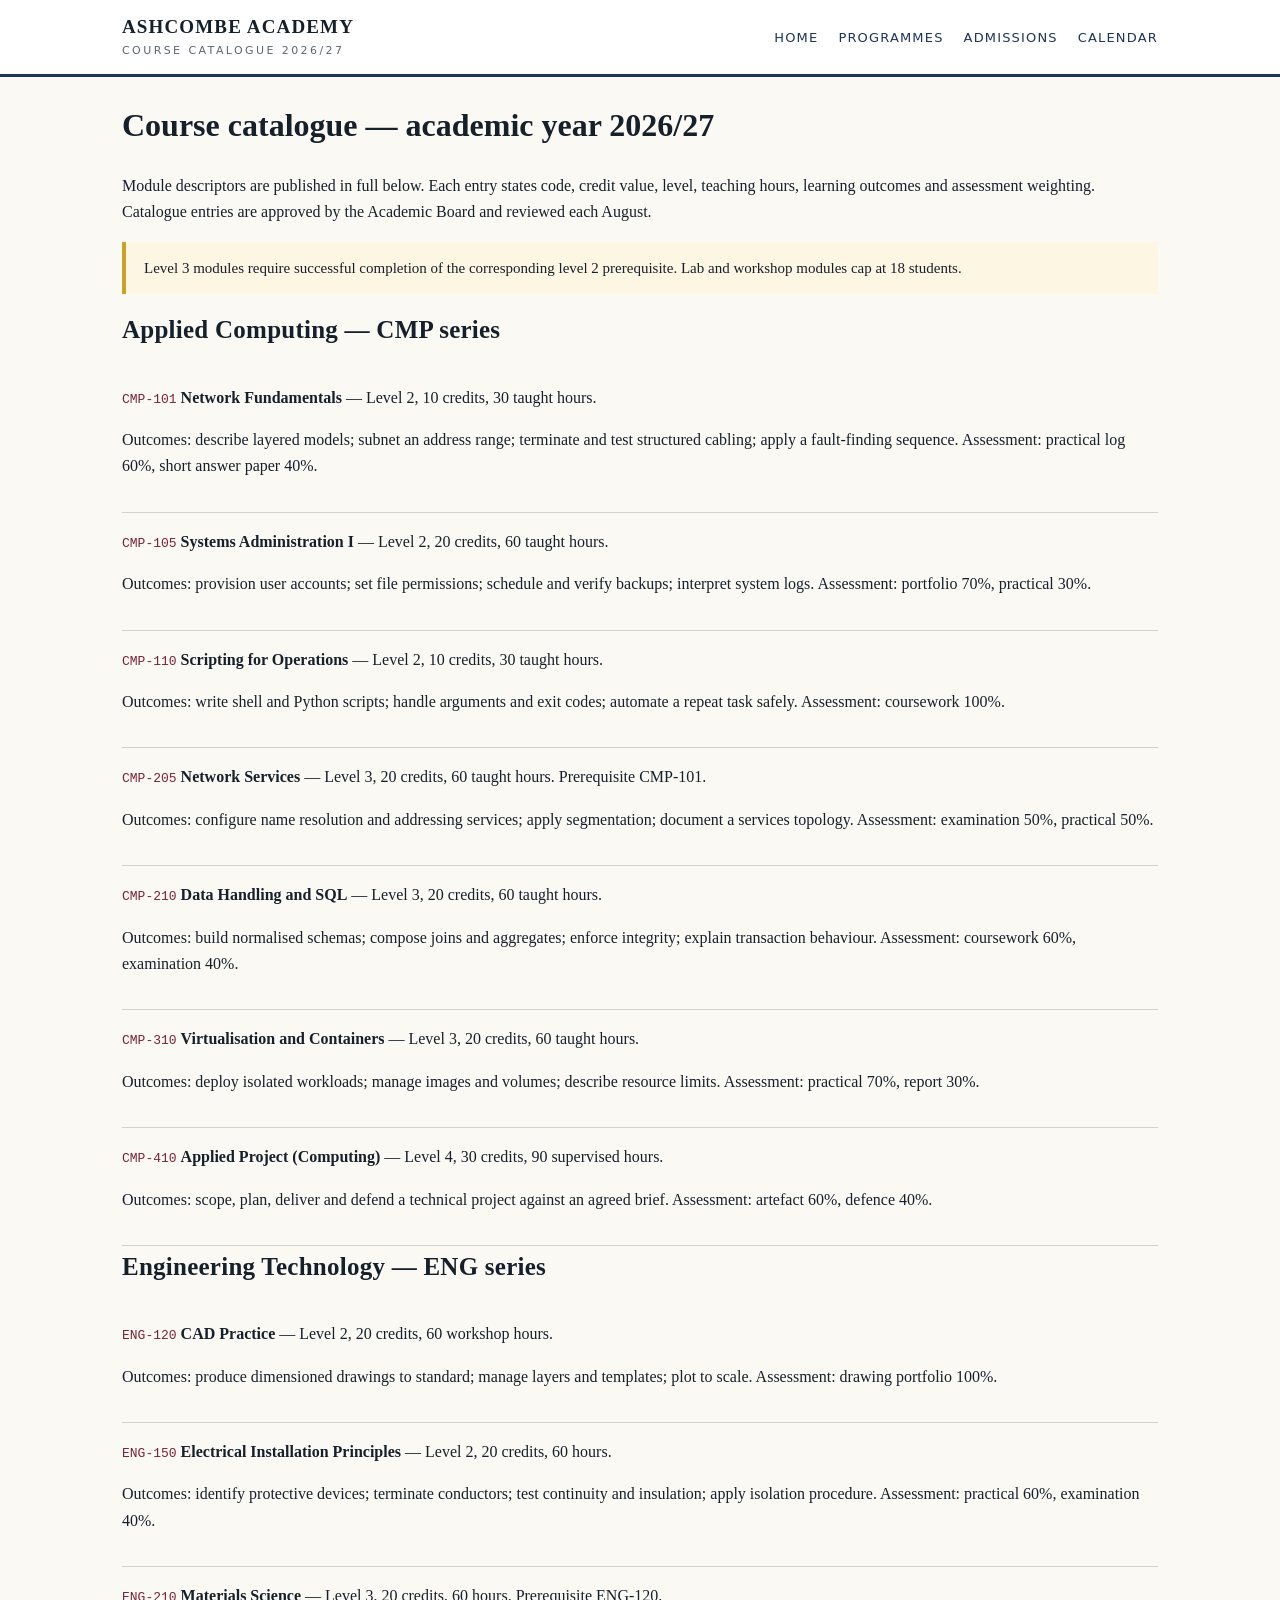
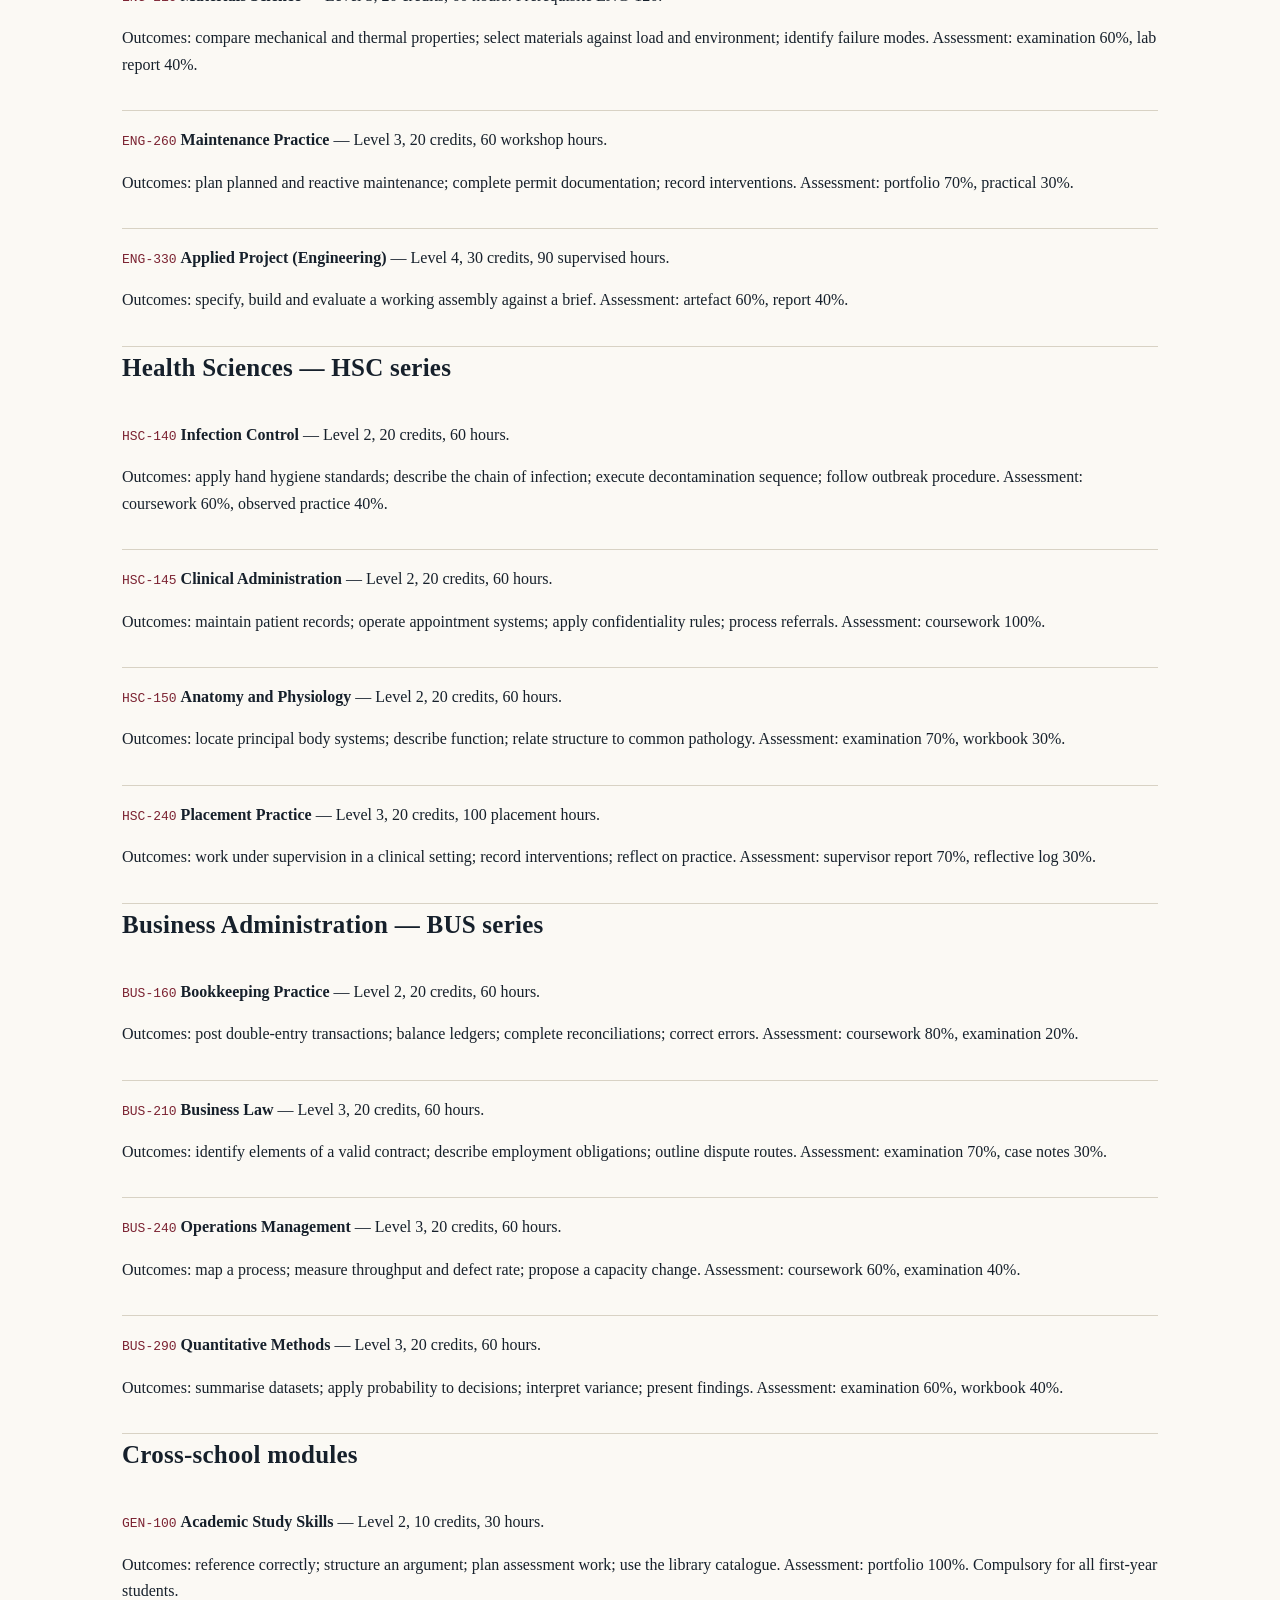
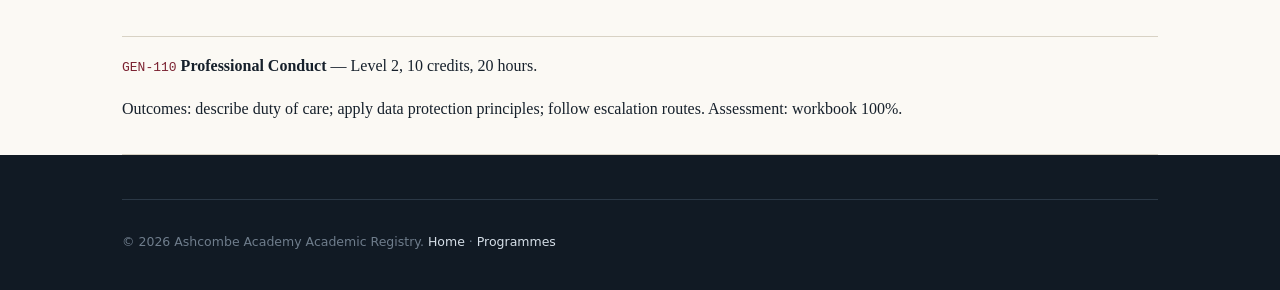
<file: catalogs/index.html>
<!doctype html>
<html lang="en"><head>
<meta charset="utf-8"><meta name="viewport" content="width=device-width,initial-scale=1">
<title>Course Catalogue 2026/27 — Module Descriptors, Credits &amp; Syllabus | Ashcombe Academy</title>
<meta name="description" content="Complete course catalogue: 68 module descriptors with codes, credit values, learning outcomes, syllabus outline, teaching hours and assessment weighting across four academic schools.">
<meta name="keywords" content="course catalogue, module descriptor, syllabus, credits, learning outcomes, curriculum, academic year, education, assessment">
<link rel="stylesheet" href="/style.css"><link rel="canonical" href="https://example-academy.org/catalog/">
<script type="application/ld+json">
{"@context":"https://schema.org","@type":"ItemList","name":"Ashcombe Academy Course Catalogue 2026/27","numberOfItems":68,
"itemListElement":[
{"@type":"Course","position":1,"name":"Network Fundamentals","courseCode":"CMP-101","description":"OSI model, addressing, switching, cabling standards, diagnostic practice. 10 credits.","provider":{"@type":"CollegeOrUniversity","name":"Ashcombe Academy of Applied Sciences"}},
{"@type":"Course","position":2,"name":"Systems Administration I","courseCode":"CMP-105","description":"Account management, permissions, service configuration, backup scheduling, logging. 20 credits.","provider":{"@type":"CollegeOrUniversity","name":"Ashcombe Academy of Applied Sciences"}},
{"@type":"Course","position":3,"name":"Scripting for Operations","courseCode":"CMP-110","description":"Shell and Python fundamentals applied to routine administrative tasks. 10 credits.","provider":{"@type":"CollegeOrUniversity","name":"Ashcombe Academy of Applied Sciences"}},
{"@type":"Course","position":4,"name":"Data Handling and SQL","courseCode":"CMP-210","description":"Relational modelling, query construction, normalisation, integrity constraints. 20 credits.","provider":{"@type":"CollegeOrUniversity","name":"Ashcombe Academy of Applied Sciences"}},
{"@type":"Course","position":5,"name":"CAD Practice","courseCode":"ENG-120","description":"Two-dimensional drafting, layers, dimensioning, drawing standards. 20 credits.","provider":{"@type":"CollegeOrUniversity","name":"Ashcombe Academy of Applied Sciences"}},
{"@type":"Course","position":6,"name":"Materials Science","courseCode":"ENG-210","description":"Properties of metals, polymers and composites; selection criteria; failure modes. 20 credits.","provider":{"@type":"CollegeOrUniversity","name":"Ashcombe Academy of Applied Sciences"}},
{"@type":"Course","position":7,"name":"Infection Control","courseCode":"HSC-140","description":"Chain of infection, hand hygiene standards, decontamination, outbreak procedure. 20 credits.","provider":{"@type":"CollegeOrUniversity","name":"Ashcombe Academy of Applied Sciences"}},
{"@type":"Course","position":8,"name":"Clinical Administration","courseCode":"HSC-145","description":"Patient records, appointment systems, confidentiality, referral pathways. 20 credits.","provider":{"@type":"CollegeOrUniversity","name":"Ashcombe Academy of Applied Sciences"}},
{"@type":"Course","position":9,"name":"Bookkeeping Practice","courseCode":"BUS-160","description":"Double-entry, trial balance, reconciliations, ledger maintenance. 20 credits.","provider":{"@type":"CollegeOrUniversity","name":"Ashcombe Academy of Applied Sciences"}},
{"@type":"Course","position":10,"name":"Business Law","courseCode":"BUS-210","description":"Contract formation, tort, employment obligations, dispute routes. 20 credits.","provider":{"@type":"CollegeOrUniversity","name":"Ashcombe Academy of Applied Sciences"}}
]}
</script>
</head><body>
<header class="site"><div class="wrap">
  <div class="wordmark">Ashcombe Academy<small>Course Catalogue 2026/27</small></div>
  <nav class="main"><ul><li><a href="/">Home</a></li><li><a href="/programs/">Programmes</a></li><li><a href="/admissions/">Admissions</a></li><li><a href="/calendar/">Calendar</a></li></ul></nav>
</div></header>
<div class="wrap">
<h1>Course catalogue — academic year 2026/27</h1>
<p>Module descriptors are published in full below. Each entry states code, credit value, level, teaching hours, learning outcomes and assessment weighting. Catalogue entries are approved by the Academic Board and reviewed each August.</p>
<p class="notice">Level 3 modules require successful completion of the corresponding level 2 prerequisite. Lab and workshop modules cap at 18 students.</p>

<h2 id="c1">Applied Computing — CMP series</h2>
<div class="course"><code>CMP-101</code> <strong>Network Fundamentals</strong> — Level 2, 10 credits, 30 taught hours.
<p>Outcomes: describe layered models; subnet an address range; terminate and test structured cabling; apply a fault-finding sequence. Assessment: practical log 60%, short answer paper 40%.</p></div>
<div class="course"><code>CMP-105</code> <strong>Systems Administration I</strong> — Level 2, 20 credits, 60 taught hours.
<p>Outcomes: provision user accounts; set file permissions; schedule and verify backups; interpret system logs. Assessment: portfolio 70%, practical 30%.</p></div>
<div class="course"><code>CMP-110</code> <strong>Scripting for Operations</strong> — Level 2, 10 credits, 30 taught hours.
<p>Outcomes: write shell and Python scripts; handle arguments and exit codes; automate a repeat task safely. Assessment: coursework 100%.</p></div>
<div class="course"><code>CMP-205</code> <strong>Network Services</strong> — Level 3, 20 credits, 60 taught hours. Prerequisite CMP-101.
<p>Outcomes: configure name resolution and addressing services; apply segmentation; document a services topology. Assessment: examination 50%, practical 50%.</p></div>
<div class="course"><code>CMP-210</code> <strong>Data Handling and SQL</strong> — Level 3, 20 credits, 60 taught hours.
<p>Outcomes: build normalised schemas; compose joins and aggregates; enforce integrity; explain transaction behaviour. Assessment: coursework 60%, examination 40%.</p></div>
<div class="course"><code>CMP-310</code> <strong>Virtualisation and Containers</strong> — Level 3, 20 credits, 60 taught hours.
<p>Outcomes: deploy isolated workloads; manage images and volumes; describe resource limits. Assessment: practical 70%, report 30%.</p></div>
<div class="course"><code>CMP-410</code> <strong>Applied Project (Computing)</strong> — Level 4, 30 credits, 90 supervised hours.
<p>Outcomes: scope, plan, deliver and defend a technical project against an agreed brief. Assessment: artefact 60%, defence 40%.</p></div>

<h2>Engineering Technology — ENG series</h2>
<div class="course"><code>ENG-120</code> <strong>CAD Practice</strong> — Level 2, 20 credits, 60 workshop hours.
<p>Outcomes: produce dimensioned drawings to standard; manage layers and templates; plot to scale. Assessment: drawing portfolio 100%.</p></div>
<div class="course"><code>ENG-150</code> <strong>Electrical Installation Principles</strong> — Level 2, 20 credits, 60 hours.
<p>Outcomes: identify protective devices; terminate conductors; test continuity and insulation; apply isolation procedure. Assessment: practical 60%, examination 40%.</p></div>
<div class="course"><code>ENG-210</code> <strong>Materials Science</strong> — Level 3, 20 credits, 60 hours. Prerequisite ENG-120.
<p>Outcomes: compare mechanical and thermal properties; select materials against load and environment; identify failure modes. Assessment: examination 60%, lab report 40%.</p></div>
<div class="course"><code>ENG-260</code> <strong>Maintenance Practice</strong> — Level 3, 20 credits, 60 workshop hours.
<p>Outcomes: plan planned and reactive maintenance; complete permit documentation; record interventions. Assessment: portfolio 70%, practical 30%.</p></div>
<div class="course"><code>ENG-330</code> <strong>Applied Project (Engineering)</strong> — Level 4, 30 credits, 90 supervised hours.
<p>Outcomes: specify, build and evaluate a working assembly against a brief. Assessment: artefact 60%, report 40%.</p></div>

<h2>Health Sciences — HSC series</h2>
<div class="course"><code>HSC-140</code> <strong>Infection Control</strong> — Level 2, 20 credits, 60 hours.
<p>Outcomes: apply hand hygiene standards; describe the chain of infection; execute decontamination sequence; follow outbreak procedure. Assessment: coursework 60%, observed practice 40%.</p></div>
<div class="course"><code>HSC-145</code> <strong>Clinical Administration</strong> — Level 2, 20 credits, 60 hours.
<p>Outcomes: maintain patient records; operate appointment systems; apply confidentiality rules; process referrals. Assessment: coursework 100%.</p></div>
<div class="course"><code>HSC-150</code> <strong>Anatomy and Physiology</strong> — Level 2, 20 credits, 60 hours.
<p>Outcomes: locate principal body systems; describe function; relate structure to common pathology. Assessment: examination 70%, workbook 30%.</p></div>
<div class="course"><code>HSC-240</code> <strong>Placement Practice</strong> — Level 3, 20 credits, 100 placement hours.
<p>Outcomes: work under supervision in a clinical setting; record interventions; reflect on practice. Assessment: supervisor report 70%, reflective log 30%.</p></div>

<h2>Business Administration — BUS series</h2>
<div class="course"><code>BUS-160</code> <strong>Bookkeeping Practice</strong> — Level 2, 20 credits, 60 hours.
<p>Outcomes: post double-entry transactions; balance ledgers; complete reconciliations; correct errors. Assessment: coursework 80%, examination 20%.</p></div>
<div class="course"><code>BUS-210</code> <strong>Business Law</strong> — Level 3, 20 credits, 60 hours.
<p>Outcomes: identify elements of a valid contract; describe employment obligations; outline dispute routes. Assessment: examination 70%, case notes 30%.</p></div>
<div class="course"><code>BUS-240</code> <strong>Operations Management</strong> — Level 3, 20 credits, 60 hours.
<p>Outcomes: map a process; measure throughput and defect rate; propose a capacity change. Assessment: coursework 60%, examination 40%.</p></div>
<div class="course"><code>BUS-290</code> <strong>Quantitative Methods</strong> — Level 3, 20 credits, 60 hours.
<p>Outcomes: summarise datasets; apply probability to decisions; interpret variance; present findings. Assessment: examination 60%, workbook 40%.</p></div>

<h2>Cross-school modules</h2>
<div class="course"><code>GEN-100</code> <strong>Academic Study Skills</strong> — Level 2, 10 credits, 30 hours.
<p>Outcomes: reference correctly; structure an argument; plan assessment work; use the library catalogue. Assessment: portfolio 100%. Compulsory for all first-year students.</p></div>
<div class="course"><code>GEN-110</code> <strong>Professional Conduct</strong> — Level 2, 10 credits, 20 hours.
<p>Outcomes: describe duty of care; apply data protection principles; follow escalation routes. Assessment: workbook 100%.</p></div>
</div>
<footer><div class="wrap"><div class="legal"><p>&copy; 2026 Ashcombe Academy Academic Registry. <a href="/">Home</a> &middot; <a href="/programs/">Programmes</a></p></div></div></footer>
</body></html>
</file>
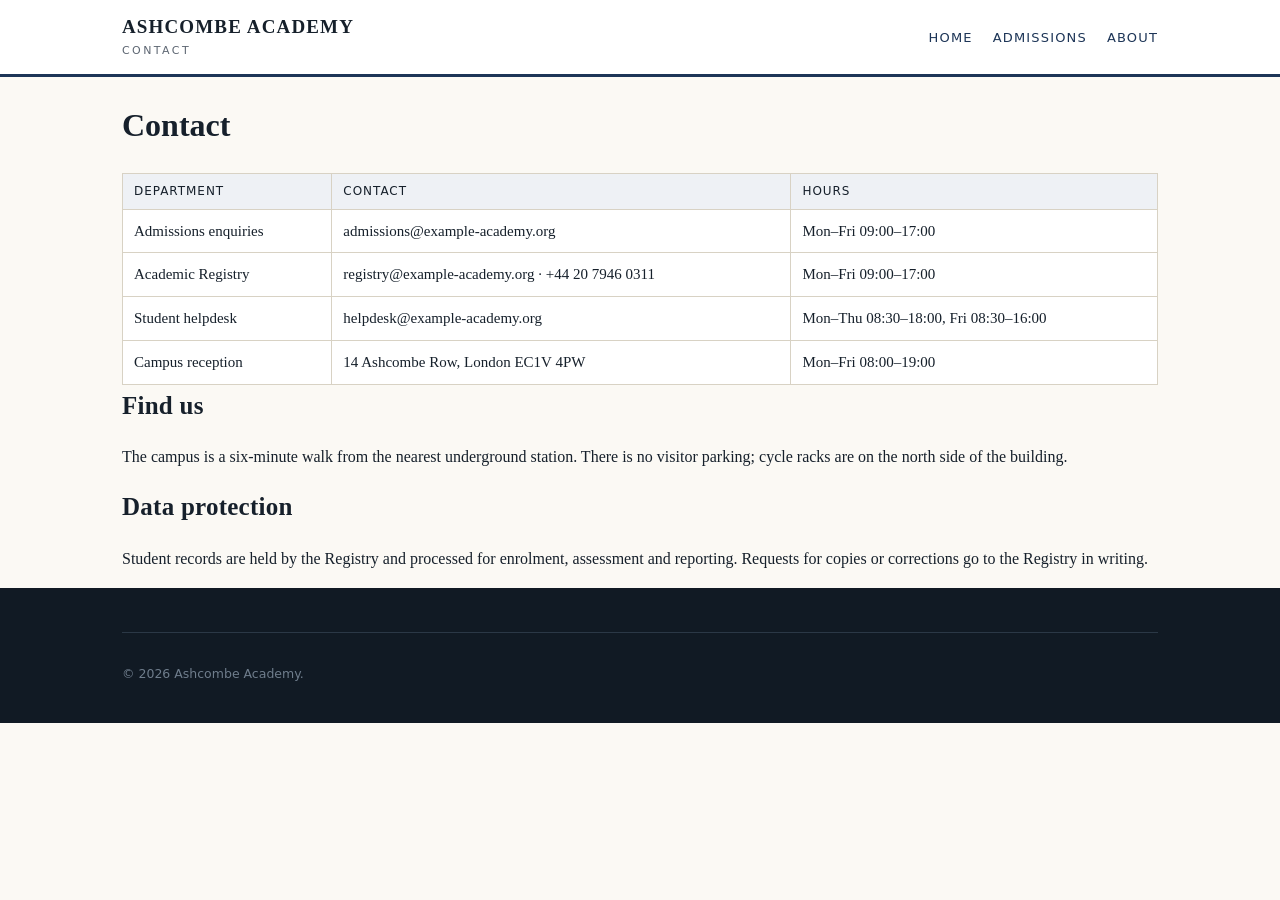
<file: contact/index.html>
<!-- contact/index.html -->
<!doctype html><html lang="en"><head><meta charset="utf-8">
<meta name="viewport" content="width=device-width,initial-scale=1">
<title>Contact the Registry &amp; Student Helpdesk | Ashcombe Academy</title>
<meta name="description" content="Contact details for the Academic Registry, admissions enquiries, student helpdesk and campus reception, with opening hours and postal address.">
<meta name="keywords" content="contact, registry, student helpdesk, admissions enquiry, campus address, education">
<link rel="stylesheet" href="/style.css"><link rel="canonical" href="https://example-academy.org/contact/"></head><body>
<header class="site"><div class="wrap"><div class="wordmark">Ashcombe Academy<small>Contact</small></div>
<nav class="main"><ul><li><a href="/">Home</a></li><li><a href="/admissions/">Admissions</a></li><li><a href="/about/">About</a></li></ul></nav></div></header>
<div class="wrap"><h1>Contact</h1>
<table>
<tr><th>Department</th><th>Contact</th><th>Hours</th></tr>
<tr><td>Admissions enquiries</td><td>admissions@example-academy.org</td><td>Mon–Fri 09:00–17:00</td></tr>
<tr><td>Academic Registry</td><td>registry@example-academy.org · +44 20 7946 0311</td><td>Mon–Fri 09:00–17:00</td></tr>
<tr><td>Student helpdesk</td><td>helpdesk@example-academy.org</td><td>Mon–Thu 08:30–18:00, Fri 08:30–16:00</td></tr>
<tr><td>Campus reception</td><td>14 Ashcombe Row, London EC1V 4PW</td><td>Mon–Fri 08:00–19:00</td></tr>
</table>
<h2>Find us</h2>
<p>The campus is a six-minute walk from the nearest underground station. There is no visitor parking; cycle racks are on the north side of the building.</p>
<h2>Data protection</h2>
<p>Student records are held by the Registry and processed for enrolment, assessment and reporting. Requests for copies or corrections go to the Registry in writing.</p>
</div><footer><div class="wrap"><div class="legal"><p>&copy; 2026 Ashcombe Academy.</p></div></div></footer></body></html>
</file>
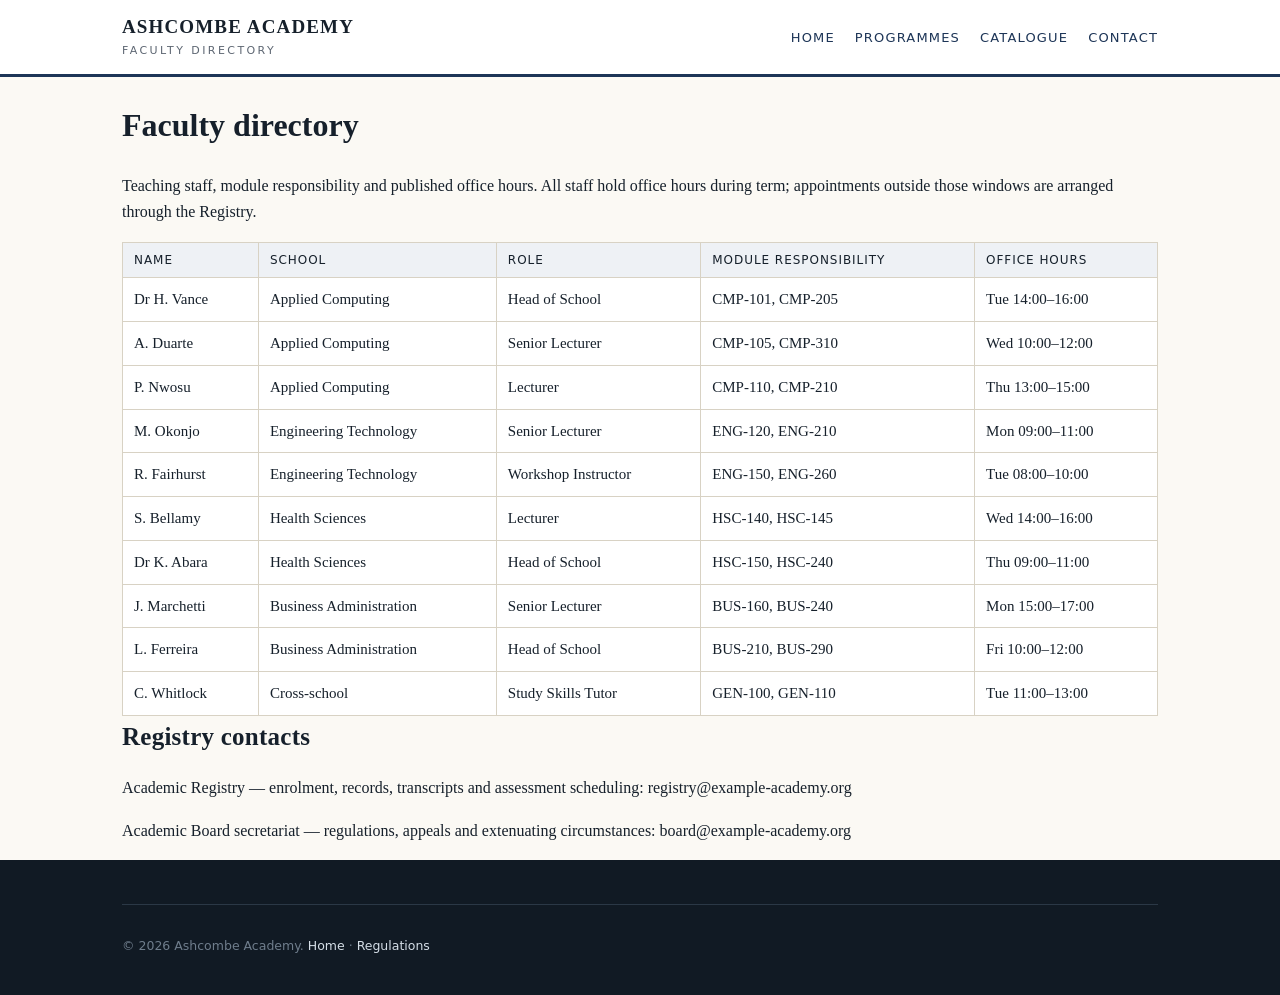
<file: faculty/index.html>
<!doctype html>
<html lang="en"><head>
<meta charset="utf-8"><meta name="viewport" content="width=device-width,initial-scale=1">
<title>Faculty Directory &amp; Office Hours | Ashcombe Academy of Applied Sciences</title>
<meta name="description" content="Academic staff directory listing school, module responsibility, office hours and contact details, maintained by the Academic Registry.">
<meta name="keywords" content="faculty, academic staff, lecturers, office hours, teaching, education, directory">
<link rel="stylesheet" href="/style.css"><link rel="canonical" href="https://example-academy.org/faculty/">
</head><body>
<header class="site"><div class="wrap"><div class="wordmark">Ashcombe Academy<small>Faculty directory</small></div>
<nav class="main"><ul><li><a href="/">Home</a></li><li><a href="/programs/">Programmes</a></li><li><a href="/catalog/">Catalogue</a></li><li><a href="/contact/">Contact</a></li></ul></nav></div></header>
<div class="wrap">
<h1>Faculty directory</h1>
<p>Teaching staff, module responsibility and published office hours. All staff hold office hours during term; appointments outside those windows are arranged through the Registry.</p>
<table>
<tr><th>Name</th><th>School</th><th>Role</th><th>Module responsibility</th><th>Office hours</th></tr>
<tr><td>Dr H. Vance</td><td>Applied Computing</td><td>Head of School</td><td>CMP-101, CMP-205</td><td>Tue 14:00–16:00</td></tr>
<tr><td>A. Duarte</td><td>Applied Computing</td><td>Senior Lecturer</td><td>CMP-105, CMP-310</td><td>Wed 10:00–12:00</td></tr>
<tr><td>P. Nwosu</td><td>Applied Computing</td><td>Lecturer</td><td>CMP-110, CMP-210</td><td>Thu 13:00–15:00</td></tr>
<tr><td>M. Okonjo</td><td>Engineering Technology</td><td>Senior Lecturer</td><td>ENG-120, ENG-210</td><td>Mon 09:00–11:00</td></tr>
<tr><td>R. Fairhurst</td><td>Engineering Technology</td><td>Workshop Instructor</td><td>ENG-150, ENG-260</td><td>Tue 08:00–10:00</td></tr>
<tr><td>S. Bellamy</td><td>Health Sciences</td><td>Lecturer</td><td>HSC-140, HSC-145</td><td>Wed 14:00–16:00</td></tr>
<tr><td>Dr K. Abara</td><td>Health Sciences</td><td>Head of School</td><td>HSC-150, HSC-240</td><td>Thu 09:00–11:00</td></tr>
<tr><td>J. Marchetti</td><td>Business Administration</td><td>Senior Lecturer</td><td>BUS-160, BUS-240</td><td>Mon 15:00–17:00</td></tr>
<tr><td>L. Ferreira</td><td>Business Administration</td><td>Head of School</td><td>BUS-210, BUS-290</td><td>Fri 10:00–12:00</td></tr>
<tr><td>C. Whitlock</td><td>Cross-school</td><td>Study Skills Tutor</td><td>GEN-100, GEN-110</td><td>Tue 11:00–13:00</td></tr>
</table>
<h2>Registry contacts</h2>
<p>Academic Registry — enrolment, records, transcripts and assessment scheduling: registry@example-academy.org</p>
<p>Academic Board secretariat — regulations, appeals and extenuating circumstances: board@example-academy.org</p>
</div>
<footer><div class="wrap"><div class="legal"><p>&copy; 2026 Ashcombe Academy. <a href="/">Home</a> &middot; <a href="/about/#regulations">Regulations</a></p></div></div></footer>
</body></html>
</file>
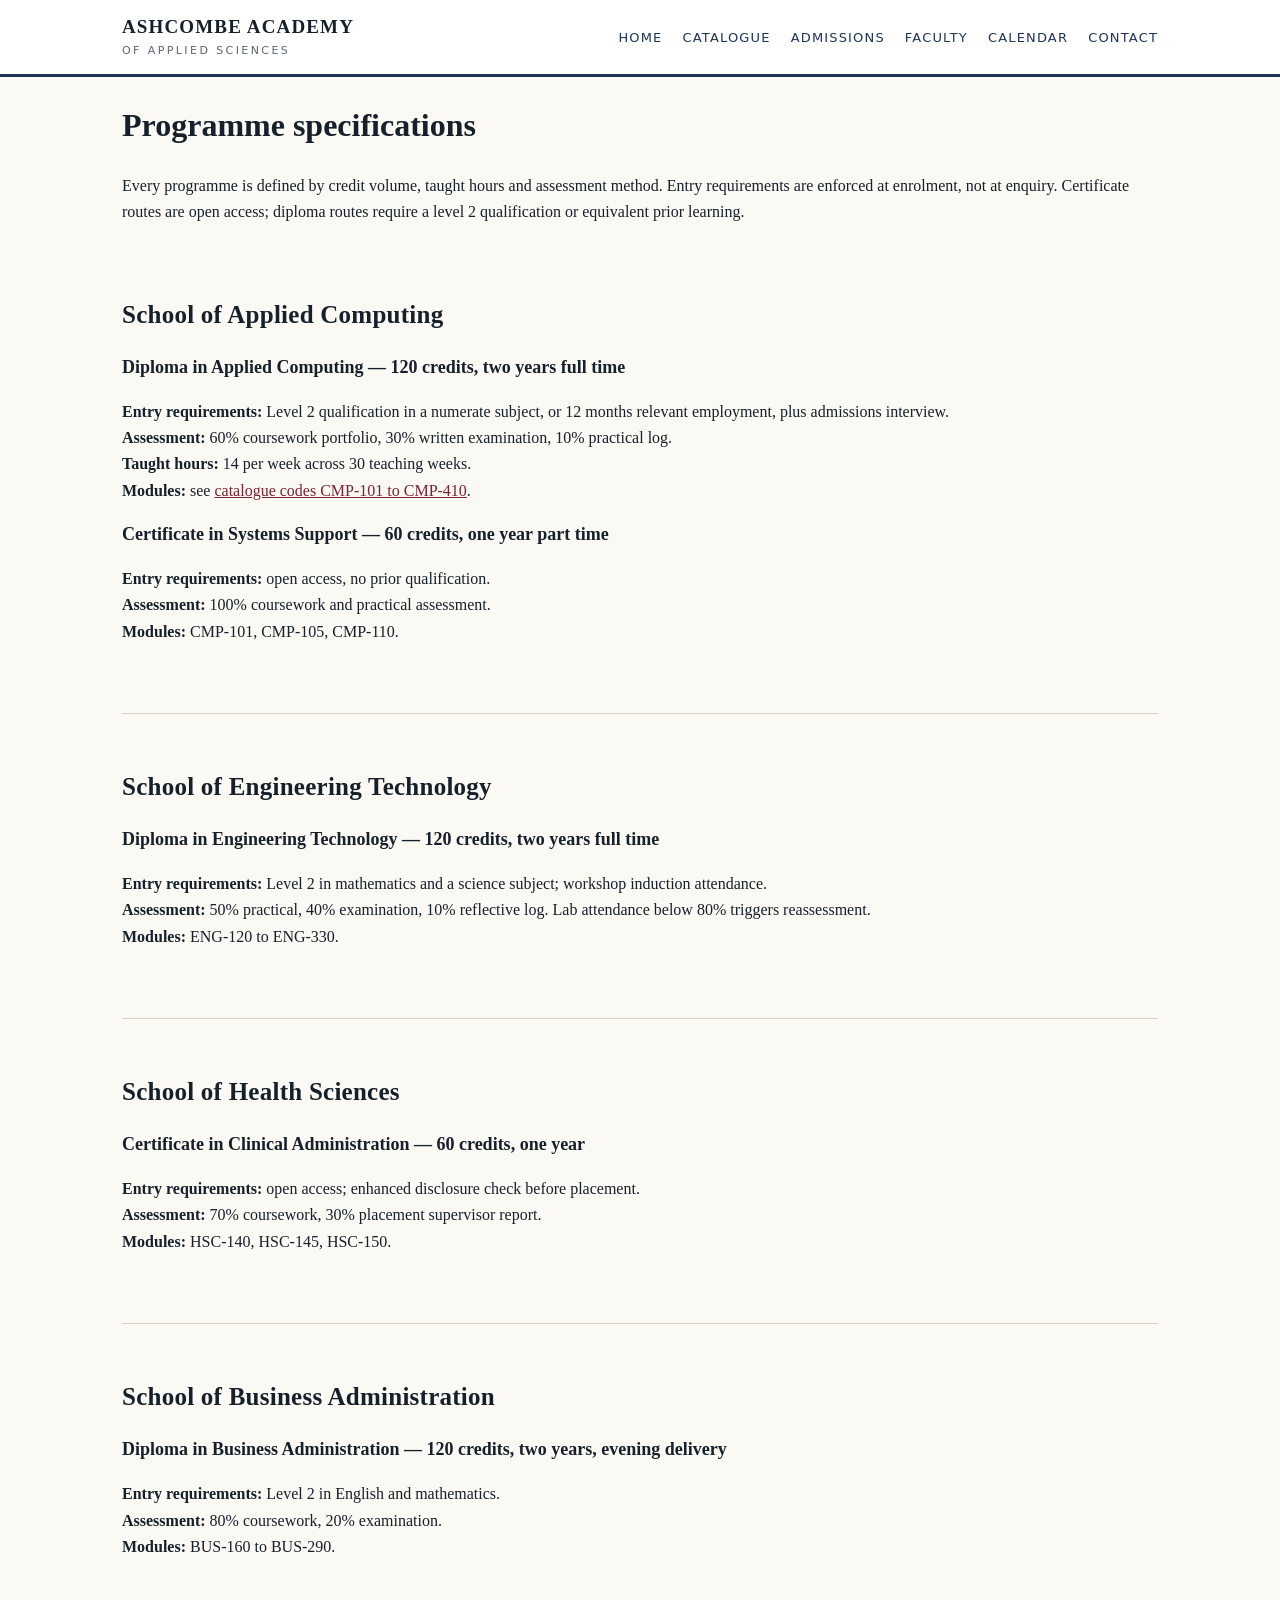
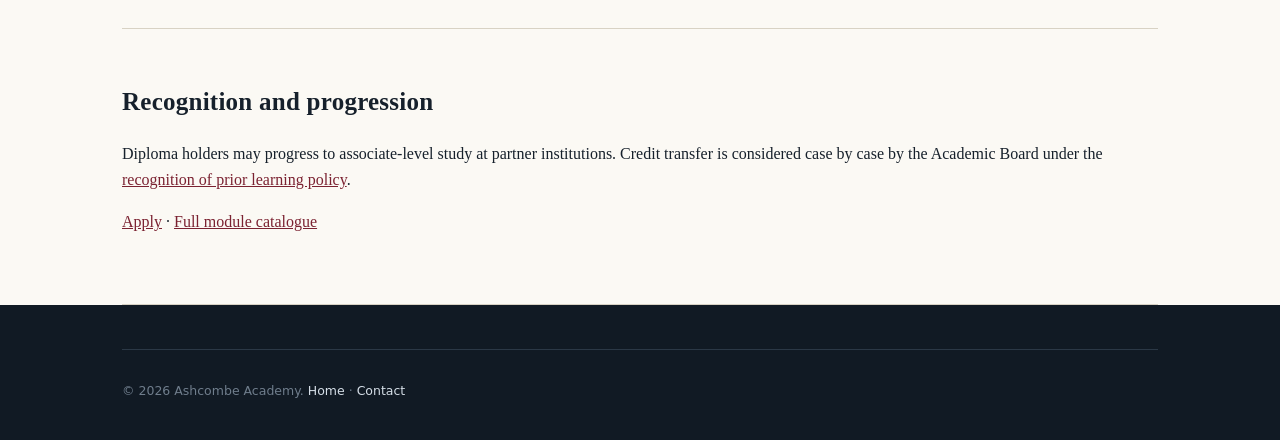
<file: programs/index.html>
<!doctype html>
<html lang="en"><head>
<meta charset="utf-8"><meta name="viewport" content="width=device-width,initial-scale=1">
<title>Programmes &amp; Entry Requirements | Ashcombe Academy of Applied Sciences</title>
<meta name="description" content="Diploma, certificate and associate programme specifications with credit weighting, entry requirements, syllabus outline and assessment method for each academic school.">
<meta name="keywords" content="programme specification, entry requirements, diploma, certificate, credits, syllabus, assessment, curriculum, education">
<link rel="stylesheet" href="/style.css"><link rel="canonical" href="https://example-academy.org/programs/">
</head><body>
<header class="site"><div class="wrap">
  <div class="wordmark">Ashcombe Academy<small>of Applied Sciences</small></div>
  <nav class="main"><ul><li><a href="/">Home</a></li><li><a href="/catalog/">Catalogue</a></li><li><a href="/admissions/">Admissions</a></li><li><a href="/faculty/">Faculty</a></li><li><a href="/calendar/">Calendar</a></li><li><a href="/contact/">Contact</a></li></ul></nav>
</div></header>
<div class="wrap">
<h1>Programme specifications</h1>
<p>Every programme is defined by credit volume, taught hours and assessment method. Entry requirements are enforced at enrolment, not at enquiry. Certificate routes are open access; diploma routes require a level 2 qualification or equivalent prior learning.</p>

<section id="computing"><h2>School of Applied Computing</h2>
<h3>Diploma in Applied Computing — 120 credits, two years full time</h3>
<p><strong>Entry requirements:</strong> Level 2 qualification in a numerate subject, or 12 months relevant employment, plus admissions interview.<br>
<strong>Assessment:</strong> 60% coursework portfolio, 30% written examination, 10% practical log.<br>
<strong>Taught hours:</strong> 14 per week across 30 teaching weeks.<br>
<strong>Modules:</strong> see <a href="/catalog/#c1">catalogue codes CMP-101 to CMP-410</a>.</p>
<h3>Certificate in Systems Support — 60 credits, one year part time</h3>
<p><strong>Entry requirements:</strong> open access, no prior qualification.<br>
<strong>Assessment:</strong> 100% coursework and practical assessment.<br>
<strong>Modules:</strong> CMP-101, CMP-105, CMP-110.</p></section>

<section id="engineering"><h2>School of Engineering Technology</h2>
<h3>Diploma in Engineering Technology — 120 credits, two years full time</h3>
<p><strong>Entry requirements:</strong> Level 2 in mathematics and a science subject; workshop induction attendance.<br>
<strong>Assessment:</strong> 50% practical, 40% examination, 10% reflective log. Lab attendance below 80% triggers reassessment.<br>
<strong>Modules:</strong> ENG-120 to ENG-330.</p></section>

<section id="health"><h2>School of Health Sciences</h2>
<h3>Certificate in Clinical Administration — 60 credits, one year</h3>
<p><strong>Entry requirements:</strong> open access; enhanced disclosure check before placement.<br>
<strong>Assessment:</strong> 70% coursework, 30% placement supervisor report.<br>
<strong>Modules:</strong> HSC-140, HSC-145, HSC-150.</p></section>

<section id="business"><h2>School of Business Administration</h2>
<h3>Diploma in Business Administration — 120 credits, two years, evening delivery</h3>
<p><strong>Entry requirements:</strong> Level 2 in English and mathematics.<br>
<strong>Assessment:</strong> 80% coursework, 20% examination.<br>
<strong>Modules:</strong> BUS-160 to BUS-290.</p></section>

<section><h2>Recognition and progression</h2>
<p>Diploma holders may progress to associate-level study at partner institutions. Credit transfer is considered case by case by the Academic Board under the <a href="/about/#regulations">recognition of prior learning policy</a>.</p>
<p><a href="/admissions/">Apply</a> &middot; <a href="/catalog/">Full module catalogue</a></p></section>
</div>
<footer><div class="wrap"><div class="legal"><p>&copy; 2026 Ashcombe Academy. <a href="/">Home</a> &middot; <a href="/contact/">Contact</a></p></div></div></footer>
</body></html>
</file>
<file: style.css>
:root{--ink:#16202b;--navy:#1d3557;--ox:#7b2231;--paper:#fbf9f4;--line:#d8d2c4;--mut:#5d6672}
*{box-sizing:border-box}
body{margin:0;background:var(--paper);color:var(--ink);font:16px/1.65 Georgia,"Times New Roman",serif}
a{color:var(--ox)}
.wrap{max-width:1080px;margin:0 auto;padding:0 22px}
.topbar{background:var(--navy);color:#e9eef4;font:13px/1.5 system-ui,sans-serif}
.topbar .wrap{display:flex;justify-content:space-between;gap:16px;padding:7px 22px;flex-wrap:wrap}
.topbar a{color:#e9eef4;text-decoration:none}
header.site{background:#fff;border-bottom:3px solid var(--navy)}
header.site .wrap{display:flex;align-items:center;gap:18px;padding:16px 22px;flex-wrap:wrap}
.crest{width:58px;height:66px;flex:0 0 auto}
.wordmark{font-size:19px;font-weight:700;letter-spacing:.06em;text-transform:uppercase;line-height:1.2}
.wordmark small{display:block;font:11px/1.4 system-ui,sans-serif;letter-spacing:.22em;color:var(--mut);font-weight:400;margin-top:4px}
nav.main{margin-left:auto}
nav.main ul{display:flex;gap:20px;list-style:none;margin:0;padding:0;font:13px/1 system-ui,sans-serif;letter-spacing:.09em;text-transform:uppercase}
nav.main a{color:var(--navy);text-decoration:none;padding-bottom:4px;border-bottom:2px solid transparent}
nav.main a:hover{border-bottom-color:var(--ox)}
.hero{background:var(--navy);color:#f2f5f9;padding:64px 0 56px}
.hero h1{font-size:clamp(28px,4.6vw,46px);line-height:1.15;margin:0 0 14px;max-width:20ch}
.hero p{max-width:56ch;color:#c9d4e1;margin:0 0 26px}
.btn{display:inline-block;background:var(--ox);color:#fff;text-decoration:none;font:13px/1 system-ui,sans-serif;letter-spacing:.11em;text-transform:uppercase;padding:13px 22px;border-radius:2px}
.btn.alt{background:transparent;border:1px solid #7f93ab;color:#e9eef4;margin-left:8px}
section{padding:52px 0;border-bottom:1px solid var(--line)}
h2{font-size:25px;margin:0 0 18px;letter-spacing:.01em}
h3{font-size:18px;margin:0 0 8px}
.grid{display:grid;gap:22px;grid-template-columns:repeat(auto-fit,minmax(240px,1fr))}
.card{background:#fff;border:1px solid var(--line);border-top:3px solid var(--navy);padding:20px}
.card .meta{font:12px/1.5 system-ui,sans-serif;letter-spacing:.1em;text-transform:uppercase;color:var(--mut)}
.stats{display:grid;grid-template-columns:repeat(auto-fit,minmax(150px,1fr));gap:1px;background:var(--line)}
.stat{background:#fff;padding:22px;text-align:center}
.stat b{display:block;font-size:31px;color:var(--navy)}
.stat span{font:12px/1.4 system-ui,sans-serif;letter-spacing:.1em;text-transform:uppercase;color:var(--mut)}
table{width:100%;border-collapse:collapse;font-size:15px;background:#fff}
th,td{border:1px solid var(--line);padding:9px 11px;text-align:left;vertical-align:top}
th{background:#eef1f5;font:12px/1.4 system-ui,sans-serif;letter-spacing:.08em;text-transform:uppercase}
.course{border-bottom:1px solid var(--line);padding:16px 0}
.course code{font:13px/1 monospace;color:var(--ox)}
footer{background:#111a24;color:#9fadbc;font:14px/1.7 system-ui,sans-serif;padding:44px 0 26px}
footer a{color:#d5dee7;text-decoration:none}
footer .cols{display:grid;gap:26px;grid-template-columns:repeat(auto-fit,minmax(200px,1fr));margin-bottom:30px}
footer h4{color:#fff;font-size:12px;letter-spacing:.14em;text-transform:uppercase;margin:0 0 10px}
.legal{border-top:1px solid #2b3846;padding-top:18px;font-size:12.5px;color:#6f7d8c}
.notice{background:#fdf6e3;border-left:4px solid #c9a227;padding:14px 18px;font-size:15px}
@media(max-width:640px){nav.main ul{gap:13px;font-size:11.5px}nav.main{width:100%}.hero{padding:44px 0}}
</file>
